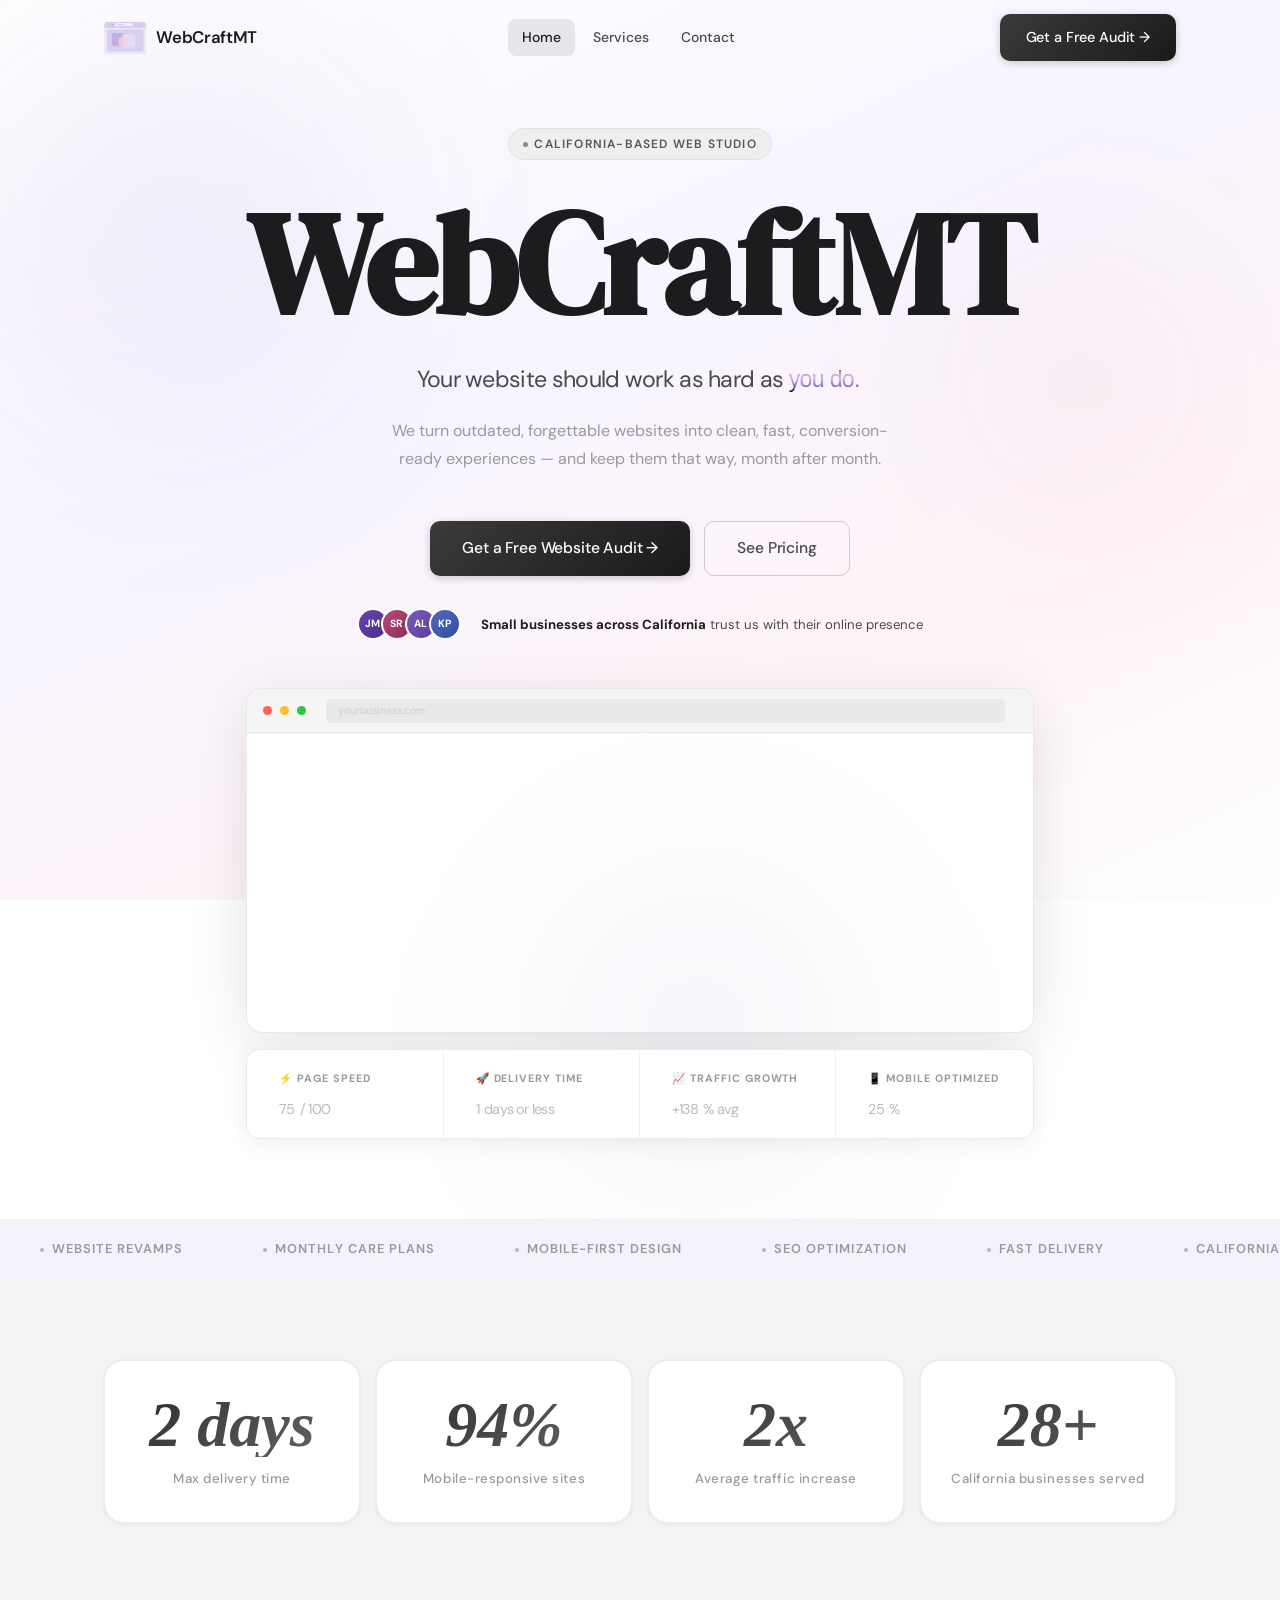
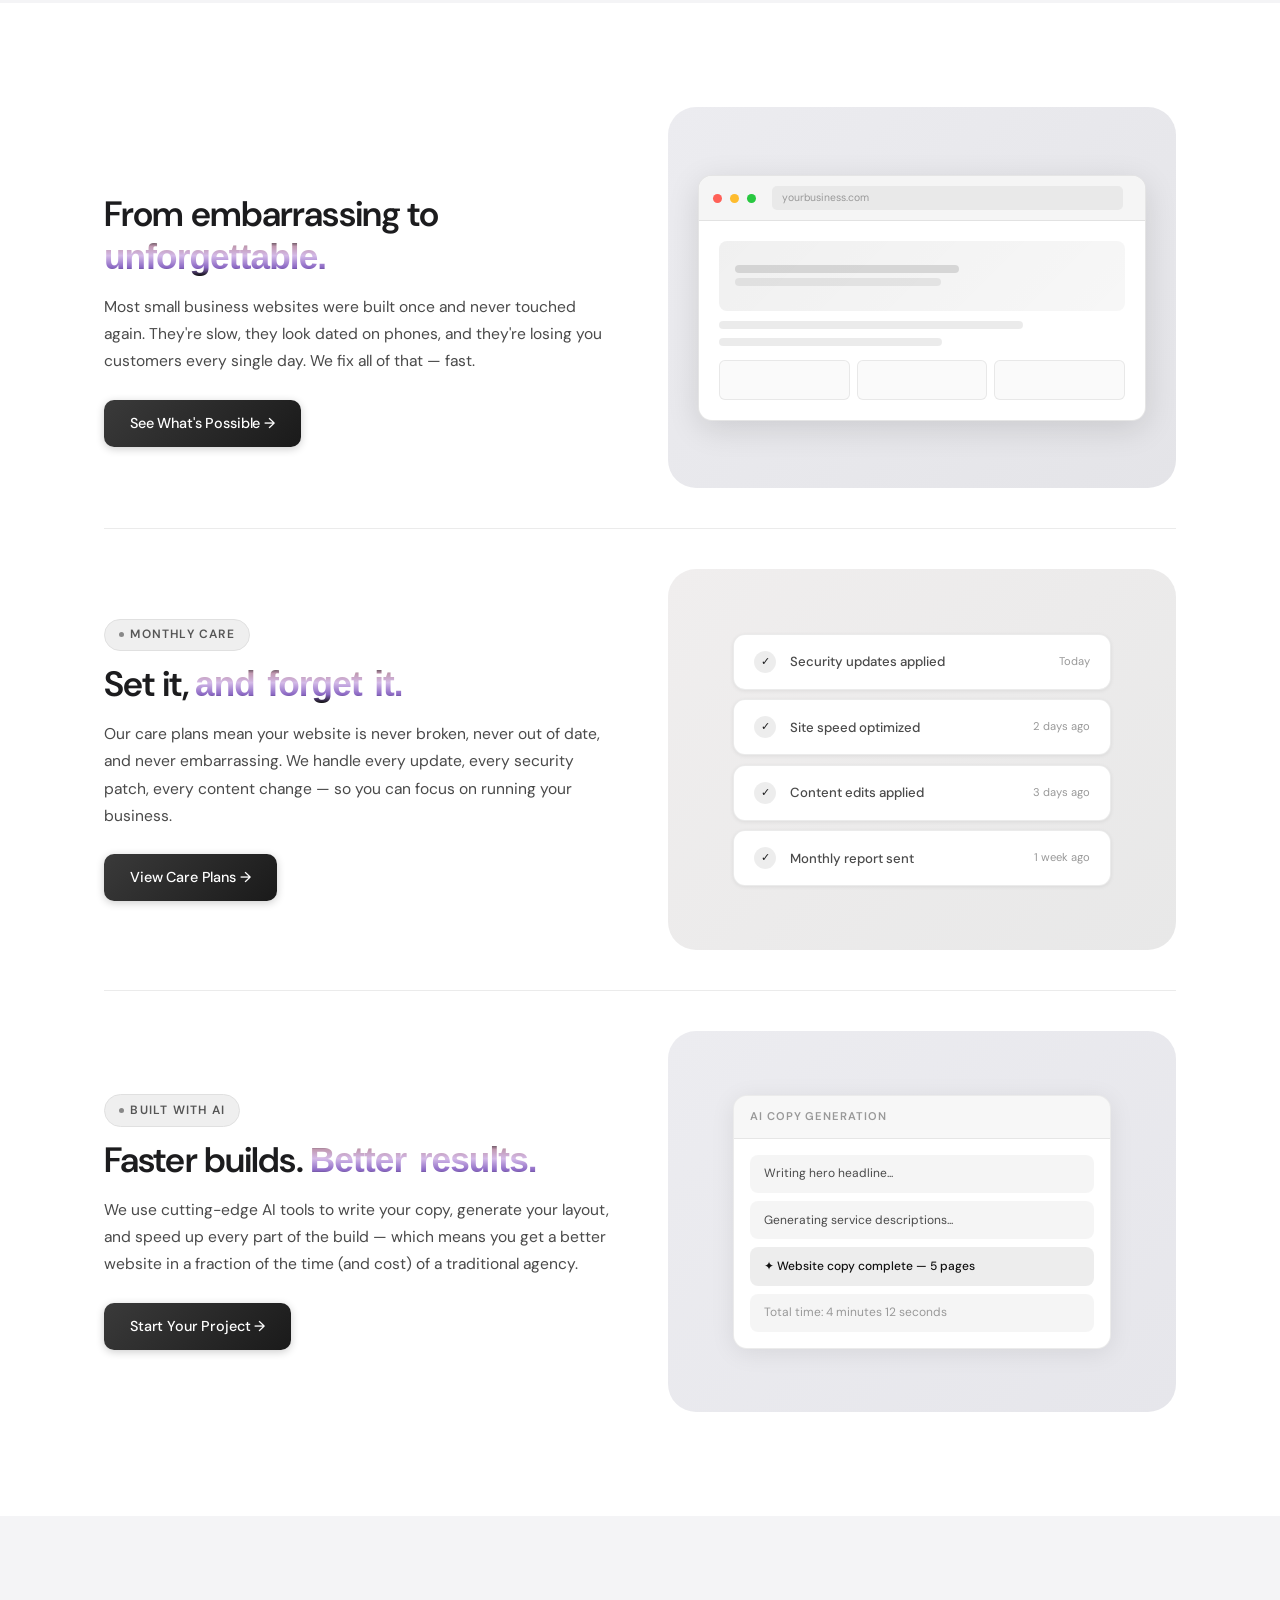
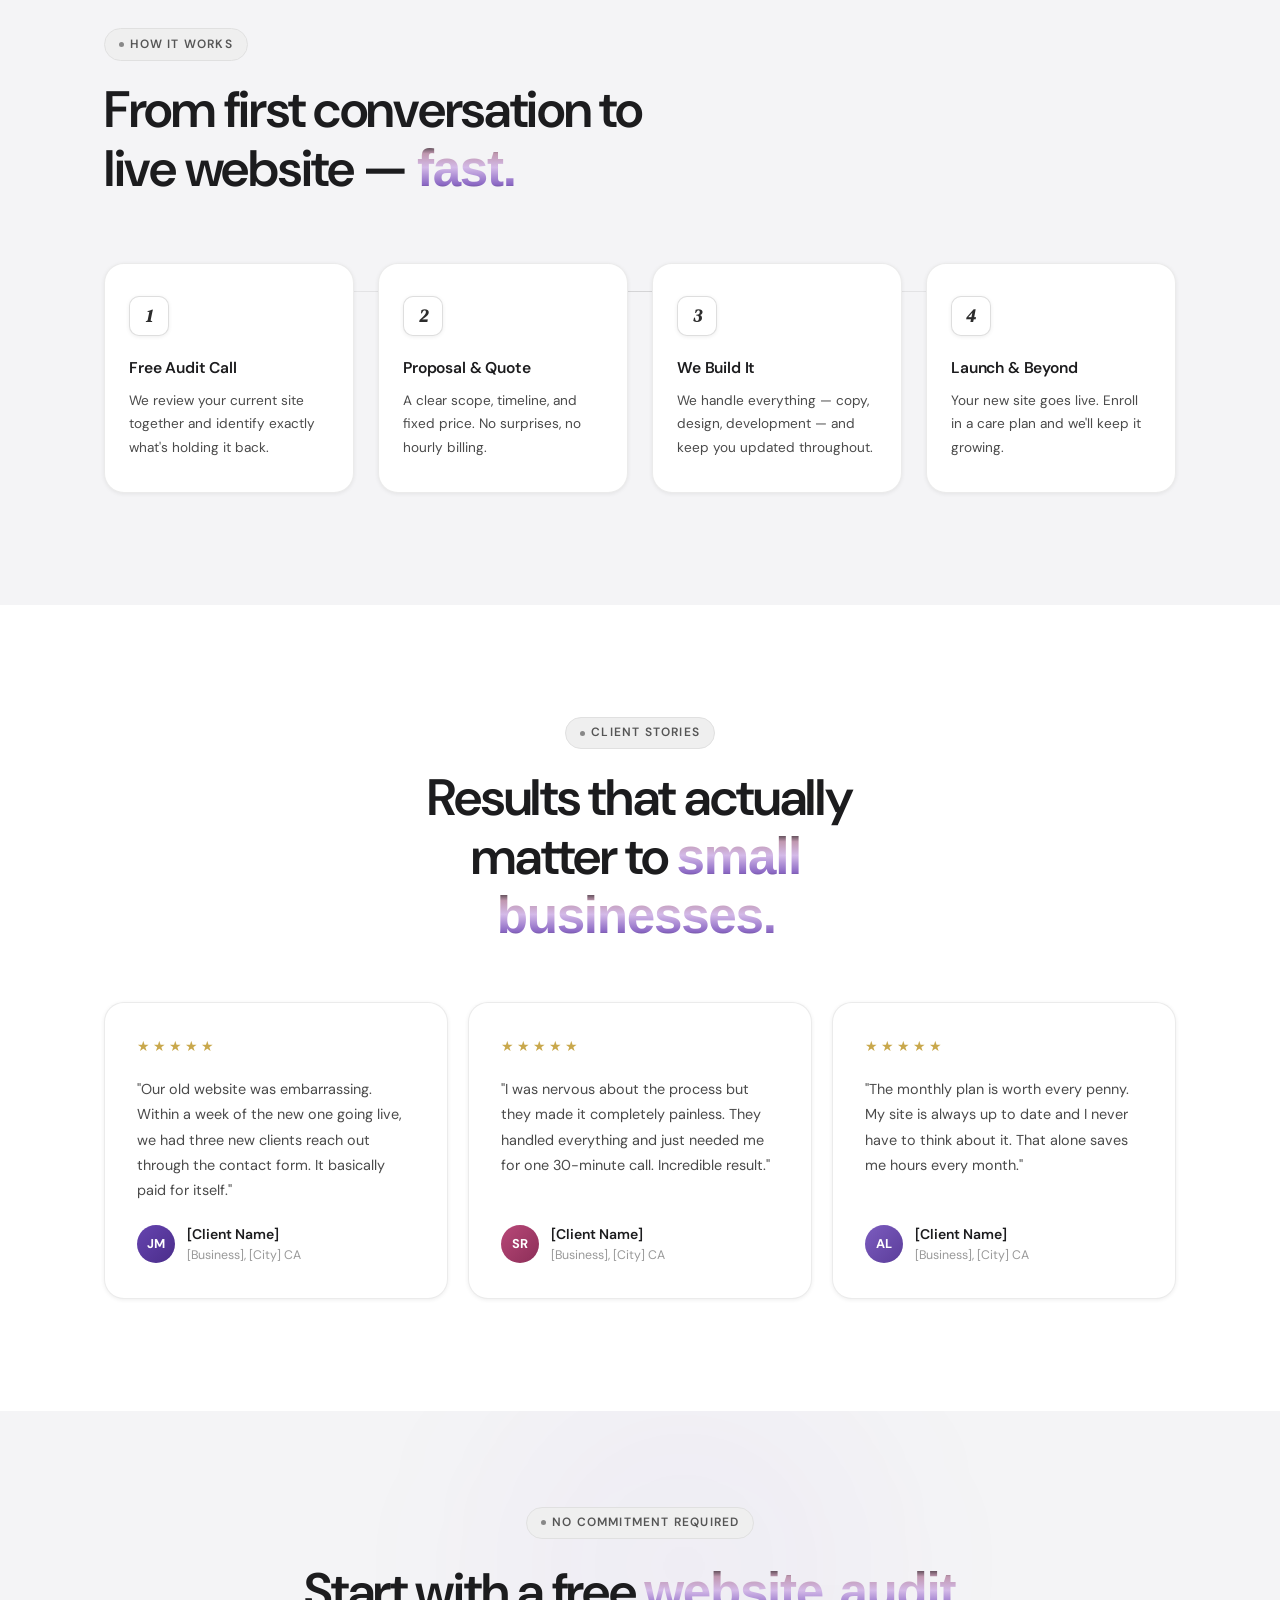
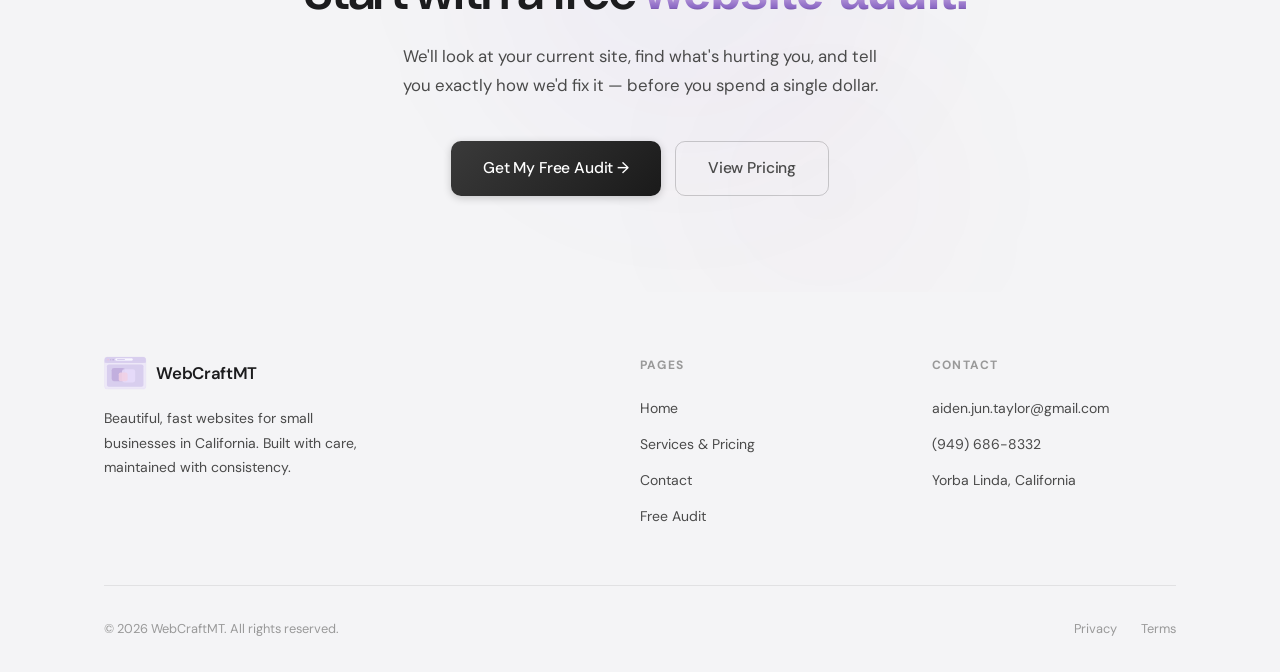
<file: index.html>
<!DOCTYPE html>
<html lang="en">
<head>
  <meta charset="UTF-8">
  <meta name="viewport" content="width=device-width, initial-scale=1.0">
  <title>WebCraftMT — Beautiful Websites for California Businesses</title>
  <meta name="description" content="We revamp outdated websites for small California businesses. Modern design, fast delivery, ongoing care.">
  <link rel="stylesheet" href="style.css">
  <style>
    /* ── Page-specific tweaks ── */

    /* Marquee strip */
    .marquee-outer{overflow:hidden;padding:1.25rem 0;background:#f4f2fb}
    .marquee-track{display:flex;gap:0;width:max-content;animation:marqueeScroll 28s linear infinite}
    @keyframes marqueeScroll{from{transform:translateX(0)}to{transform:translateX(-50%)}}
    .marquee-item{display:flex;align-items:center;gap:0.5rem;padding:0 2.5rem;font-size:0.8rem;font-weight:600;letter-spacing:0.08em;text-transform:uppercase;color:var(--text-3);white-space:nowrap}
    .marquee-dot{width:4px;height:4px;border-radius:50%;background:#888;opacity:0.6}

    /* Feature section — compact alternating layout */
    #features{padding:4rem 0}
    .feature-row{display:grid;grid-template-columns:1fr 1fr;gap:3.5rem;align-items:center;padding:2.5rem 0}
    .feature-row.reverse .feature-visual{order:2}
    .feature-row.reverse .feature-text{order:1}
    .feature-text .tag{margin-bottom:0.75rem}
    .feature-text h2{font-size:clamp(1.5rem,2.8vw,2.2rem);margin-bottom:1rem;line-height:1.2}
    .feature-text p{font-size:0.975rem;margin-bottom:1.5rem}
    .feature-visual{border-radius:var(--radius-xl);overflow:hidden;aspect-ratio:4/3;position:relative}
    .feature-visual-inner{width:100%;height:100%;display:flex;align-items:center;justify-content:center;position:relative;overflow:hidden}
    .mock-browser{width:88%;background:#fff;border-radius:14px;border:1px solid rgba(0,0,0,0.1);box-shadow:0 8px 32px rgba(0,0,0,0.12);overflow:hidden}
    .mock-bar{background:#f5f5f5;padding:0.6rem 0.875rem;display:flex;align-items:center;gap:0.5rem;border-bottom:1px solid rgba(0,0,0,0.08)}
    .mock-dot{width:9px;height:9px;border-radius:50%}
    .mock-url{flex:1;background:rgba(0,0,0,0.05);border-radius:5px;padding:0.25rem 0.6rem;font-size:0.65rem;color:var(--text-3);margin:0 0.5rem}
    .mock-body{padding:1.25rem;display:flex;flex-direction:column;gap:0.6rem}
    .mock-hero-block{background:linear-gradient(135deg,rgba(0,0,0,0.06),rgba(0,0,0,0.03));border-radius:8px;height:70px;display:flex;align-items:center;padding:0 1rem}
    .mock-line{height:8px;border-radius:4px;background:rgba(0,0,0,0.08)}
    .mock-line.short{width:55%}
    .mock-line.med{width:75%}
    .mock-cards{display:grid;grid-template-columns:1fr 1fr 1fr;gap:0.4rem;margin-top:0.25rem}
    .mock-card{background:#fafafa;border-radius:6px;height:40px;border:1px solid rgba(0,0,0,0.07)}

    /* Stats row */
    .stats-band{padding:5rem 0;background:var(--bg-surface)}
    .stats-grid{display:grid;grid-template-columns:repeat(4,1fr);gap:1rem;text-align:center}
    .stat-card{padding:2rem 1rem;border-radius:var(--radius-lg);position:relative}
    .stat-value{font-family:'Instrument Serif',serif;font-style:italic;font-size:clamp(2.5rem,5vw,4rem);font-weight:600;line-height:1;display:block;margin-bottom:0.5rem}
    .stat-label{font-size:0.825rem;color:var(--text-3);font-weight:500;letter-spacing:0.04em}

    /* Scroll progress bar */
    .progress-bar{position:fixed;top:0;left:0;height:2px;background:linear-gradient(90deg,#2c2c2c,#888);width:0%;z-index:300;transition:width 0.1s linear}

    .feature-row+.feature-row{border-top:1px solid var(--border)}
    @media(max-width:900px){
      .feature-row{grid-template-columns:1fr;gap:2rem;padding:2rem 0}
      .feature-row.reverse .feature-visual,.feature-row.reverse .feature-text{order:unset}
      .stats-grid{grid-template-columns:repeat(2,1fr)}
    }
    @media(max-width:560px){
      .stats-grid{grid-template-columns:1fr 1fr}
    }

    /* ── Hero visual (website builder) ── */
    .hero-inner{display:flex;flex-direction:column;align-items:center;gap:0}
    .hero-inner>.hero-eyebrow{margin-bottom:1.25rem}
    .hero-inner>.hero-business-name{width:100%;text-align:center;margin-bottom:2rem}
    .hero-inner>.hero-content{text-align:center;max-width:740px;width:100%;margin-bottom:3rem}
    .hero-inner .hero-ctas{justify-content:center}
    .hero-inner .hero-social-proof{justify-content:center}
    .hero-inner .hero-tagline{margin-left:auto;margin-right:auto}
    .hero-inner .hero-sub{margin-left:auto;margin-right:auto}
    .hero-visual{display:flex;flex-direction:column;gap:1rem;width:100%}
    /* Browser — cinematic wide aspect ratio */
    .wb-browser{background:#fff;border:1px solid rgba(0,0,0,0.09);border-radius:16px;box-shadow:0 12px 60px rgba(0,0,0,0.11);overflow:hidden;display:flex;flex-direction:column;width:100%;aspect-ratio:16/7}
    .wb-topbar{background:#f5f5f5;padding:0.6rem 1rem;display:flex;align-items:center;gap:0.5rem;border-bottom:1px solid rgba(0,0,0,0.07);flex-shrink:0}
    .wb-dot{width:9px;height:9px;border-radius:50%;flex-shrink:0}
    .wb-url{flex:1;background:rgba(0,0,0,0.05);border-radius:5px;padding:0.22rem 0.75rem;font-size:0.65rem;color:#ccc;margin:0 0.75rem}
    .wb-body{padding:1rem;display:flex;flex-direction:column;gap:0.625rem;flex:1;overflow:hidden}
    /* Build-up elements */
    .wb-nav{height:28px;background:#f8f7ff;border-radius:8px;display:flex;align-items:center;gap:0.6rem;padding:0 0.75rem;opacity:0;animation:wbE1 6s ease-in-out infinite;flex-shrink:0}
    .wb-hero-block{background:linear-gradient(135deg,#EDE8F8,#C8B8E0);border-radius:10px;flex:0 0 38%;display:flex;flex-direction:column;justify-content:center;padding:1rem 1.25rem;opacity:0;animation:wbE2 6s ease-in-out infinite}
    .wb-row{display:grid;grid-template-columns:1fr 1fr;gap:0.625rem;flex:0 0 22%;opacity:0;animation:wbE3 6s ease-in-out infinite}
    .wb-cardrow{display:grid;grid-template-columns:1fr 1fr 1fr;gap:0.625rem;flex:1;min-height:0;opacity:0;animation:wbE4 6s ease-in-out infinite}
    @keyframes wbE1{0%,2%{opacity:0;transform:translateY(6px)}10%,80%{opacity:1;transform:none}90%,100%{opacity:0;transform:translateY(-4px)}}
    @keyframes wbE2{0%,12%{opacity:0;transform:translateY(6px)}22%,80%{opacity:1;transform:none}90%,100%{opacity:0;transform:translateY(-4px)}}
    @keyframes wbE3{0%,24%{opacity:0;transform:translateY(6px)}34%,80%{opacity:1;transform:none}90%,100%{opacity:0;transform:translateY(-4px)}}
    @keyframes wbE4{0%,36%{opacity:0;transform:translateY(6px)}46%,80%{opacity:1;transform:none}90%,100%{opacity:0;transform:translateY(-4px)}}
    /* Static stats bar — all 4 stats side by side */
    @keyframes wbShimmer{0%{left:-70%}100%{left:120%}}
    .wb-stats-bar{background:#fff;border:1px solid rgba(0,0,0,0.08);border-radius:14px;box-shadow:0 4px 24px rgba(0,0,0,0.07);display:grid;grid-template-columns:repeat(4,1fr);position:relative;overflow:hidden}
    .wb-stats-bar::after{content:'';position:absolute;top:0;left:-70%;width:50%;height:100%;background:linear-gradient(90deg,transparent,rgba(255,255,255,0.75),transparent);animation:wbShimmer 3s ease-in-out infinite;animation-delay:2s;pointer-events:none;z-index:2}
    .wb-stat-item{padding:1.25rem 2rem;border-right:1px solid rgba(0,0,0,0.06);opacity:0;transform:translateY(12px);transition:opacity 0.6s cubic-bezier(0.16,1,0.3,1),transform 0.6s cubic-bezier(0.16,1,0.3,1)}
    .wb-stat-item:last-child{border-right:none}
    .wb-stat-item.wb-stat-visible{opacity:1;transform:translateY(0)}
    .wb-stat-item:nth-child(2).wb-stat-visible{transition-delay:0.15s}
    .wb-stat-item:nth-child(3).wb-stat-visible{transition-delay:0.3s}
    .wb-stat-item:nth-child(4).wb-stat-visible{transition-delay:0.45s}
    .wb-stat-lbl{font-size:0.67rem;font-weight:700;letter-spacing:0.09em;text-transform:uppercase;color:#999;margin-bottom:0.35rem}
    .wb-stat-val{font-size:1.6rem;font-weight:700;letter-spacing:-0.03em;color:#1c1c1e;line-height:1}
    .wb-stat-val span{font-size:0.9rem;font-weight:400;color:#bbb}
    @media(max-width:768px){
      .hero-inner>.hero-content{margin-bottom:1.5rem}
      #features{padding:2.5rem 0}
      .stats-band{padding:3.5rem 0}
      .hero-visual{margin-top:0.5rem}
    }
    /* Care plan timestamps — hide on mobile to prevent overflow */
    .care-time{font-size:0.7rem;color:var(--text-3);margin-left:auto;flex-shrink:0}
    @media(max-width:768px){.care-time{display:none}}
    /* Stats bar → 2×2 grid on mobile, browser taller */
    @media(max-width:600px){
      .wb-browser{aspect-ratio:4/3}
      .wb-stats-bar{grid-template-columns:1fr 1fr}
      .wb-stat-item{padding:0.75rem 0.875rem}
      .wb-stat-lbl{font-size:0.6rem;letter-spacing:0.06em}
      .wb-stat-val{font-size:1.15rem}
      .wb-stat-val span{font-size:0.75rem}
    }
    @media(max-width:480px){
      .hero-inner>.hero-eyebrow{margin-bottom:0.75rem}
      .hero-inner>.hero-business-name{margin-bottom:1rem}
      #features{padding:2rem 0}
      .feature-row{gap:1.5rem;padding:1.75rem 0}
      .stat-card{padding:1.25rem 0.75rem}
      .stat-value{font-size:clamp(1.8rem,8vw,3rem)}
    }
  </style>
</head>
<body>

<!-- ── SCROLL PROGRESS ────────────────────────────── -->
<div class="progress-bar" id="progressBar"></div>

<!-- ── PAGE SIDEBAR ──────────────────────────────── -->
<nav class="page-sidebar" id="pageSidebar">
  <a class="sidebar-link active" href="#hero">Home</a>
  <a class="sidebar-link" href="#features">Features</a>
  <a class="sidebar-link" href="#process">How It Works</a>
  <a class="sidebar-link" href="#testimonials">Reviews</a>
</nav>

<!-- ── NAV ────────────────────────────────────────── -->
<nav class="nav" id="nav">
  <div class="wrap">
    <div class="nav-inner">
      <a href="index.html" class="nav-logo">
        <img src="WebCraftLogo.svg" alt="" style="height:34px;width:auto;display:block">
        WebCraftMT
      </a>
      <div class="nav-links">
        <a href="index.html" class="active">Home</a>
        <a href="services.html">Services</a>
        <a href="contact.html">Contact</a>
      </div>
      <div class="nav-right">
        <a href="contact.html" class="btn btn-primary">Get a Free Audit →</a>
      </div>
      <button class="hamburger" id="hamburger" aria-label="Menu">
        <span></span><span></span><span></span>
      </button>
    </div>
  </div>
</nav>
<div class="mobile-nav" id="mobileNav">
  <a href="index.html" class="active">Home</a>
  <a href="services.html">Services</a>
  <a href="contact.html">Contact</a>
  <a href="contact.html" class="btn btn-primary">Get a Free Audit →</a>
</div>

<!-- ── HERO ────────────────────────────────────────── -->
<section class="hero" id="hero">
  <div class="orb orb-purple" style="top:-5%;left:-10%" id="orb1"></div>
  <div class="orb orb-pink"   style="top:15%;right:0"   id="orb2"></div>
  <div class="orb orb-blue"   style="bottom:-5%;left:35%" id="orb3"></div>

  <div class="wrap"><div class="hero-inner">
    <div class="hero-eyebrow anim-blur" style="--d:0">
      <span class="tag"><span class="tag-dot"></span>California-Based Web Studio</span>
    </div>

    <div class="hero-business-name anim-blur" style="--d:80">WebCraftMT</div>

    <div class="hero-content">

      <h1 class="hero-tagline anim-blur" style="--d:220">
        Your website should work as hard as <em>you&nbsp;do.</em>
      </h1>

      <p class="hero-sub anim-blur" style="--d:360">
        We turn outdated, forgettable websites into clean, fast, conversion-ready experiences — and keep them that way, month after month.
      </p>

      <div class="hero-ctas anim-blur" style="--d:480">
        <a href="contact.html" class="btn btn-primary btn-lg">Get a Free Website Audit →</a>
        <a href="services.html" class="btn btn-ghost btn-lg">See Pricing</a>
      </div>

      <div class="hero-social-proof anim-blur" style="--d:600">
        <div class="proof-avatars">
          <div class="proof-avatar" style="background:linear-gradient(135deg,#6644B0,#4A2D8A)">JM</div>
          <div class="proof-avatar" style="background:linear-gradient(135deg,#B84878,#8C2E58)">SR</div>
          <div class="proof-avatar" style="background:linear-gradient(135deg,#7C5CBF,#5B3D9A)">AL</div>
          <div class="proof-avatar" style="background:linear-gradient(135deg,#5068BC,#364EA0)">KP</div>
        </div>
        <p class="proof-text"><strong>Small businesses across California</strong> trust us with their online presence</p>
      </div>

    </div><!-- /hero-content -->

    <!-- ── WEBSITE BUILDER VISUAL ────────────────────── -->
    <div class="hero-visual">

      <!-- Animated mock browser — website being built section by section -->
      <div class="wb-browser">
        <div class="wb-topbar">
          <div class="wb-dot" style="background:#ff6057"></div>
          <div class="wb-dot" style="background:#febc2e"></div>
          <div class="wb-dot" style="background:#28c840"></div>
          <div class="wb-url">yourbusiness.com</div>
        </div>
        <div class="wb-body">
          <!-- 1. Nav bar fades in first -->
          <div class="wb-nav">
            <div style="width:16px;height:16px;border-radius:4px;background:linear-gradient(135deg,#C4A0D8,#8B68C4);flex-shrink:0"></div>
            <div style="display:flex;gap:0.4rem;flex:1">
              <div style="height:5px;width:30px;background:#e4e0f0;border-radius:3px"></div>
              <div style="height:5px;width:22px;background:#e4e0f0;border-radius:3px"></div>
              <div style="height:5px;width:28px;background:#e4e0f0;border-radius:3px"></div>
            </div>
            <div style="height:16px;width:48px;background:linear-gradient(135deg,#3a3a3a,#1a1a1a);border-radius:4px;flex-shrink:0"></div>
          </div>
          <!-- 2. Hero section materializes -->
          <div class="wb-hero-block">
            <div style="height:7px;width:42%;background:rgba(255,255,255,0.65);border-radius:3px;margin-bottom:7px"></div>
            <div style="height:11px;width:68%;background:rgba(255,255,255,0.9);border-radius:5px;margin-bottom:9px"></div>
            <div style="height:5px;width:52%;background:rgba(255,255,255,0.45);border-radius:3px"></div>
          </div>
          <!-- 3. Two-column feature row appears -->
          <div class="wb-row">
            <div style="background:#f4f2f9;border-radius:6px;padding:0.5rem 0.6rem">
              <div style="height:5px;width:72%;background:#ddd8f0;border-radius:3px;margin-bottom:5px"></div>
              <div style="height:5px;width:48%;background:#e8e4f4;border-radius:3px"></div>
            </div>
            <div style="background:linear-gradient(135deg,#ede8f8,#e0d8f0);border-radius:6px"></div>
          </div>
          <!-- 4. Card grid builds last -->
          <div class="wb-cardrow">
            <div style="background:#fff;border:1px solid #ede8f8;border-radius:7px;overflow:hidden">
              <div style="height:13px;background:linear-gradient(90deg,#D8CEEE,#C8B8E0)"></div>
            </div>
            <div style="background:#fff;border:1px solid #ede8f8;border-radius:7px;overflow:hidden">
              <div style="height:13px;background:linear-gradient(90deg,#EDE8F8,#D8CEEE)"></div>
            </div>
            <div style="background:#fff;border:1px solid #ede8f8;border-radius:7px;overflow:hidden">
              <div style="height:13px;background:linear-gradient(90deg,#F0E8FC,#EDE8F8)"></div>
            </div>
          </div>
        </div>
      </div>

      <!-- Animated stats bar -->
      <div class="wb-stats-bar" id="wbStatsBar">
        <div class="wb-stat-item">
          <div class="wb-stat-lbl">⚡ Page Speed</div>
          <div class="wb-stat-val"><span class="wb-count" data-target="98">0</span> <span>/ 100</span></div>
        </div>
        <div class="wb-stat-item">
          <div class="wb-stat-lbl">🚀 Delivery Time</div>
          <div class="wb-stat-val"><span class="wb-count" data-target="3">0</span> <span>days or less</span></div>
        </div>
        <div class="wb-stat-item">
          <div class="wb-stat-lbl">📈 Traffic Growth</div>
          <div class="wb-stat-val"><span class="wb-count" data-target="287" data-prefix="+">+0</span> <span>% avg</span></div>
        </div>
        <div class="wb-stat-item">
          <div class="wb-stat-lbl">📱 Mobile Optimized</div>
          <div class="wb-stat-val"><span class="wb-count" data-target="100">0</span> <span>%</span></div>
        </div>
      </div>

    </div><!-- /hero-visual -->

  </div></div><!-- /hero-inner /wrap -->
</section>

<!-- ── MARQUEE ─────────────────────────────────────── -->
<div class="marquee-outer">
  <div class="marquee-track">
    <!-- duplicated for seamless loop -->
    <span class="marquee-item"><span class="marquee-dot"></span>Website Revamps</span>
    <span class="marquee-item"><span class="marquee-dot"></span>Monthly Care Plans</span>
    <span class="marquee-item"><span class="marquee-dot"></span>Mobile-First Design</span>
    <span class="marquee-item"><span class="marquee-dot"></span>SEO Optimization</span>
    <span class="marquee-item"><span class="marquee-dot"></span>Fast Delivery</span>
    <span class="marquee-item"><span class="marquee-dot"></span>California-Based</span>
    <span class="marquee-item"><span class="marquee-dot"></span>USA Swimming Websites</span>
    <span class="marquee-item"><span class="marquee-dot"></span>Small Business Specialists</span>
    <span class="marquee-item"><span class="marquee-dot"></span>Website Revamps</span>
    <span class="marquee-item"><span class="marquee-dot"></span>Monthly Care Plans</span>
    <span class="marquee-item"><span class="marquee-dot"></span>Mobile-First Design</span>
    <span class="marquee-item"><span class="marquee-dot"></span>SEO Optimization</span>
    <span class="marquee-item"><span class="marquee-dot"></span>Fast Delivery</span>
    <span class="marquee-item"><span class="marquee-dot"></span>California-Based</span>
    <span class="marquee-item"><span class="marquee-dot"></span>USA Swimming Websites</span>
    <span class="marquee-item"><span class="marquee-dot"></span>Small Business Specialists</span>
  </div>
</div>

<!-- ── STATS ───────────────────────────────────────── -->
<section class="stats-band">
  <div class="wrap">
    <div class="stats-grid">
      <div class="glass stat-card anim-scale" style="--d:0">
        <span class="stat-value grad-text">
          <span class="stat-num" data-target="3" data-suffix=" days">0 days</span>
        </span>
        <span class="stat-label">Max delivery time</span>
      </div>
      <div class="glass stat-card anim-scale" style="--d:100">
        <span class="stat-value grad-text">
          <span class="stat-num" data-target="100" data-suffix="%">0%</span>
        </span>
        <span class="stat-label">Mobile-responsive sites</span>
      </div>
      <div class="glass stat-card anim-scale" style="--d:200">
        <span class="stat-value grad-text">
          <span class="stat-num" data-target="3" data-suffix="x">0x</span>
        </span>
        <span class="stat-label">Average traffic increase</span>
      </div>
      <div class="glass stat-card anim-scale" style="--d:300">
        <span class="stat-value grad-text">
          <span class="stat-num" data-target="30" data-suffix="+">0+</span>
        </span>
        <span class="stat-label">California businesses served</span>
      </div>
    </div>
  </div>
</section>

<!-- ── FEATURES (Apple-style alternating) ─────────── -->
<section class="section" id="features">
  <div class="wrap">

    <!-- Row 1 -->
    <div class="feature-row">
      <div class="feature-text">
        <span class="tag anim-blur" style="--d:0"><span class="tag-dot"></span>Before & After</span>
        <h2 class="word-split anim-blur" style="--d:80">From embarrassing to <em>unforgettable.</em></h2>
        <p class="anim-blur" style="--d:180">Most small business websites were built once and never touched again. They're slow, they look dated on phones, and they're losing you customers every single day. We fix all of that — fast.</p>
        <div class="anim-blur" style="--d:260">
          <a href="contact.html" class="btn btn-primary">See What's Possible →</a>
        </div>
      </div>
      <div class="feature-visual anim-scale" style="--d:100;background:linear-gradient(135deg,#ececf0,#e4e4e8)">
        <div class="feature-visual-inner">
          <div class="mock-browser">
            <div class="mock-bar">
              <div class="mock-dot" style="background:#ff6057"></div>
              <div class="mock-dot" style="background:#febc2e"></div>
              <div class="mock-dot" style="background:#28c840"></div>
              <div class="mock-url">yourbusiness.com</div>
            </div>
            <div class="mock-body">
              <div class="mock-hero-block">
                <div style="display:flex;flex-direction:column;gap:5px;width:100%">
                  <div class="mock-line" style="width:60%;background:rgba(0,0,0,0.12)"></div>
                  <div class="mock-line short" style="background:rgba(0,0,0,0.07)"></div>
                </div>
              </div>
              <div class="mock-line med"></div>
              <div class="mock-line short"></div>
              <div class="mock-cards">
                <div class="mock-card"></div>
                <div class="mock-card"></div>
                <div class="mock-card"></div>
              </div>
            </div>
          </div>
        </div>
      </div>
    </div>

    <!-- Row 2 -->
    <div class="feature-row reverse">
      <div class="feature-text">
        <span class="tag anim-blur" style="--d:0"><span class="tag-dot"></span>Monthly Care</span>
        <h2 class="word-split anim-blur" style="--d:80">Set it, <em>and forget it.</em></h2>
        <p class="anim-blur" style="--d:180">Our care plans mean your website is never broken, never out of date, and never embarrassing. We handle every update, every security patch, every content change — so you can focus on running your business.</p>
        <div class="anim-blur" style="--d:260">
          <a href="services.html#maintenance" class="btn btn-primary">View Care Plans →</a>
        </div>
      </div>
      <div class="feature-visual anim-scale" style="--d:100;background:linear-gradient(135deg,#f0eeee,#e8e8e8)">
        <div class="feature-visual-inner" style="flex-direction:column;gap:0.75rem;padding:2rem">
          <!-- checklist visual -->
          <div style="width:85%">
            <div class="glass" style="padding:1rem 1.25rem;border-radius:12px;display:flex;align-items:center;gap:0.875rem;margin-bottom:0.6rem">
              <div style="width:22px;height:22px;border-radius:50%;background:rgba(0,0,0,0.07);display:flex;align-items:center;justify-content:center;flex-shrink:0;font-size:0.7rem">✓</div>
              <span style="font-size:0.825rem;color:var(--text-2);font-weight:500">Security updates applied</span>
              <span class="care-time">Today</span>
            </div>
            <div class="glass" style="padding:1rem 1.25rem;border-radius:12px;display:flex;align-items:center;gap:0.875rem;margin-bottom:0.6rem">
              <div style="width:22px;height:22px;border-radius:50%;background:rgba(0,0,0,0.07);display:flex;align-items:center;justify-content:center;flex-shrink:0;font-size:0.7rem">✓</div>
              <span style="font-size:0.825rem;color:var(--text-2);font-weight:500">Site speed optimized</span>
              <span class="care-time">2 days ago</span>
            </div>
            <div class="glass" style="padding:1rem 1.25rem;border-radius:12px;display:flex;align-items:center;gap:0.875rem;margin-bottom:0.6rem">
              <div style="width:22px;height:22px;border-radius:50%;background:rgba(0,0,0,0.07);display:flex;align-items:center;justify-content:center;flex-shrink:0;font-size:0.7rem">✓</div>
              <span style="font-size:0.825rem;color:var(--text-2);font-weight:500">Content edits applied</span>
              <span class="care-time">3 days ago</span>
            </div>
            <div class="glass" style="padding:1rem 1.25rem;border-radius:12px;display:flex;align-items:center;gap:0.875rem">
              <div style="width:22px;height:22px;border-radius:50%;background:rgba(0,0,0,0.07);display:flex;align-items:center;justify-content:center;flex-shrink:0;font-size:0.7rem">✓</div>
              <span style="font-size:0.825rem;color:var(--text-2);font-weight:500">Monthly report sent</span>
              <span class="care-time">1 week ago</span>
            </div>
          </div>
        </div>
      </div>
    </div>

    <!-- Row 3 -->
    <div class="feature-row">
      <div class="feature-text">
        <span class="tag anim-blur" style="--d:0"><span class="tag-dot"></span>Built With AI</span>
        <h2 class="word-split anim-blur" style="--d:80">Faster builds. <em>Better results.</em></h2>
        <p class="anim-blur" style="--d:180">We use cutting-edge AI tools to write your copy, generate your layout, and speed up every part of the build — which means you get a better website in a fraction of the time (and cost) of a traditional agency.</p>
        <div class="anim-blur" style="--d:260">
          <a href="contact.html" class="btn btn-primary">Start Your Project →</a>
        </div>
      </div>
      <div class="feature-visual anim-scale" style="--d:100;background:linear-gradient(135deg,#ececf0,#e6e6eb)">
        <div class="feature-visual-inner" style="flex-direction:column;gap:0;padding:2rem">
          <div style="width:85%;background:#fff;border-radius:14px;border:1px solid rgba(0,0,0,0.08);overflow:hidden;box-shadow:0 4px 24px rgba(0,0,0,0.08)">
            <div style="background:rgba(0,0,0,0.03);padding:0.75rem 1rem;border-bottom:1px solid rgba(0,0,0,0.07);font-size:0.7rem;color:var(--text-3);font-weight:600;letter-spacing:0.08em">AI COPY GENERATION</div>
            <div style="padding:1rem;display:flex;flex-direction:column;gap:0.5rem">
              <div style="background:rgba(0,0,0,0.04);border-radius:8px;padding:0.6rem 0.875rem;font-size:0.75rem;color:var(--text-2)">Writing hero headline...</div>
              <div style="background:rgba(0,0,0,0.04);border-radius:8px;padding:0.6rem 0.875rem;font-size:0.75rem;color:var(--text-2)">Generating service descriptions...</div>
              <div style="background:rgba(0,0,0,0.07);border-radius:8px;padding:0.6rem 0.875rem;font-size:0.75rem;color:#111;font-weight:500">✦ Website copy complete — 5 pages</div>
              <div style="background:rgba(0,0,0,0.04);border-radius:8px;padding:0.6rem 0.875rem;font-size:0.75rem;color:var(--text-3)">Total time: 4 minutes 12 seconds</div>
            </div>
          </div>
        </div>
      </div>
    </div>

  </div>
</section>

<!-- ── PROCESS ─────────────────────────────────────── -->
<section class="section process" id="process">
  <div class="wrap" style="position:relative;z-index:1">
    <div style="max-width:560px">
      <span class="tag anim-blur" style="--d:0"><span class="tag-dot"></span>How It Works</span>
      <h2 class="word-split anim-blur" style="--d:80">From first conversation to live website — <em>fast.</em></h2>
    </div>
    <div class="process-steps">
      <div class="glass step anim-blur hover-lift" style="--d:0">
        <div class="step-num">1</div>
        <h4>Free Audit Call</h4>
        <p>We review your current site together and identify exactly what's holding it back.</p>
      </div>
      <div class="glass step anim-blur hover-lift" style="--d:100">
        <div class="step-num">2</div>
        <h4>Proposal & Quote</h4>
        <p>A clear scope, timeline, and fixed price. No surprises, no hourly billing.</p>
      </div>
      <div class="glass step anim-blur hover-lift" style="--d:200">
        <div class="step-num">3</div>
        <h4>We Build It</h4>
        <p>We handle everything — copy, design, development — and keep you updated throughout.</p>
      </div>
      <div class="glass step anim-blur hover-lift" style="--d:300">
        <div class="step-num">4</div>
        <h4>Launch & Beyond</h4>
        <p>Your new site goes live. Enroll in a care plan and we'll keep it growing.</p>
      </div>
    </div>
  </div>
</section>

<!-- ── TESTIMONIALS ────────────────────────────────── -->
<section class="section testimonial-section" id="testimonials">
  <div class="wrap" style="position:relative;z-index:1">
    <div style="text-align:center;max-width:540px;margin:0 auto">
      <span class="tag anim-blur" style="--d:0"><span class="tag-dot"></span>Client Stories</span>
      <h2 class="word-split anim-blur" style="--d:80">Results that actually matter to <em>small businesses.</em></h2>
    </div>
    <div class="testimonials-grid">
      <div class="glass t-card anim-blur hover-lift" style="--d:0">
        <div class="t-stars"><span>★</span><span>★</span><span>★</span><span>★</span><span>★</span></div>
        <p class="t-quote">"Our old website was embarrassing. Within a week of the new one going live, we had three new clients reach out through the contact form. It basically paid for itself."</p>
        <div class="t-author">
          <div class="t-avatar" style="background:linear-gradient(135deg,#6644B0,#4A2D8A)">JM</div>
          <div><div class="t-name">[Client Name]</div><div class="t-role">[Business], [City] CA</div></div>
        </div>
      </div>
      <div class="glass t-card anim-blur hover-lift" style="--d:120">
        <div class="t-stars"><span>★</span><span>★</span><span>★</span><span>★</span><span>★</span></div>
        <p class="t-quote">"I was nervous about the process but they made it completely painless. They handled everything and just needed me for one 30-minute call. Incredible result."</p>
        <div class="t-author">
          <div class="t-avatar" style="background:linear-gradient(135deg,#B84878,#8C2E58)">SR</div>
          <div><div class="t-name">[Client Name]</div><div class="t-role">[Business], [City] CA</div></div>
        </div>
      </div>
      <div class="glass t-card anim-blur hover-lift" style="--d:240">
        <div class="t-stars"><span>★</span><span>★</span><span>★</span><span>★</span><span>★</span></div>
        <p class="t-quote">"The monthly plan is worth every penny. My site is always up to date and I never have to think about it. That alone saves me hours every month."</p>
        <div class="t-author">
          <div class="t-avatar" style="background:linear-gradient(135deg,#7C5CBF,#5B3D9A)">AL</div>
          <div><div class="t-name">[Client Name]</div><div class="t-role">[Business], [City] CA</div></div>
        </div>
      </div>
    </div>
  </div>
</section>

<!-- ── CTA BAND ────────────────────────────────────── -->
<section class="cta-band">
  <div class="orb orb-purple" style="top:-30%;left:30%;opacity:0.6"></div>
  <div class="orb orb-pink"   style="bottom:-20%;right:20%;opacity:0.5"></div>
  <div class="wrap" style="position:relative;z-index:1">
    <span class="tag anim-blur" style="--d:0;margin-bottom:1.5rem"><span class="tag-dot"></span>No commitment required</span>
    <h2 class="word-split anim-blur" style="--d:80">Start with a free <em>website audit.</em></h2>
    <p class="anim-blur" style="--d:200;max-width:480px;margin:0 auto 2.5rem">We'll look at your current site, find what's hurting you, and tell you exactly how we'd fix it — before you spend a single dollar.</p>
    <div class="btn-group anim-blur" style="--d:320">
      <a href="contact.html" class="btn btn-primary btn-lg">Get My Free Audit →</a>
      <a href="services.html" class="btn btn-ghost btn-lg">View Pricing</a>
    </div>
  </div>
</section>

<!-- ── FOOTER ──────────────────────────────────────── -->
<footer class="footer">
  <div class="wrap">
    <div class="footer-grid">
      <div class="footer-brand">
        <a href="index.html" class="nav-logo"><img src="WebCraftLogo.svg" alt="" style="height:34px;width:auto;display:block">WebCraftMT</a>
        <p>Beautiful, fast websites for small businesses in California. Built with care, maintained with consistency.</p>
      </div>
      <div class="footer-col">
        <h5>Pages</h5>
        <ul>
          <li><a href="index.html">Home</a></li>
          <li><a href="services.html">Services & Pricing</a></li>
          <li><a href="contact.html">Contact</a></li>
          <li><a href="contact.html">Free Audit</a></li>
        </ul>
      </div>
      <div class="footer-col">
        <h5>Contact</h5>
        <ul>
          <li><a href="mailto:aiden.jun.taylor@gmail.com">aiden.jun.taylor@gmail.com</a></li>
          <li><a href="tel:9496868332">(949) 686-8332</a></li>
          <li><a href="#">Yorba Linda, California</a></li>
        </ul>
      </div>
    </div>
    <div class="footer-bottom">
      <p>© 2026 WebCraftMT. All rights reserved.</p>
      <div class="footer-links"><a href="#">Privacy</a><a href="#">Terms</a></div>
    </div>
  </div>
</footer>

<!-- ══════════════════════════════════════════════════
     ANIMATION ENGINE
══════════════════════════════════════════════════ -->
<script>
(function() {

  /* ── 1. Nav scroll + progress bar ── */
  const nav = document.getElementById('nav');
  const bar = document.getElementById('progressBar');
  window.addEventListener('scroll', () => {
    const y = scrollY;
    nav.classList.toggle('scrolled', y > 50);
    const pct = (y / (document.body.scrollHeight - innerHeight)) * 100;
    bar.style.width = pct + '%';
  }, { passive: true });

  /* ── 2. Mobile menu ── */
  document.getElementById('hamburger').addEventListener('click', () =>
    document.getElementById('mobileNav').classList.toggle('open'));

  /* ── 3. Word-by-word split ──
     Wraps each word in a <span class="word" style="--i:N">
     Applied to .word-split elements before observer fires  */
  function splitWords(el) {
    const html = el.innerHTML;
    const result = [];
    let wordIdx = 0;
    let i = 0;

    function pushWords(text, wrap) {
      // split on whitespace, preserve runs of whitespace as-is
      const parts = text.split(/(\s+)/);
      parts.forEach(part => {
        if (/^\s+$/.test(part)) { result.push(part); }
        else if (part) {
          const inner = wrap ? `<em>${part}</em>` : part;
          result.push(`<span class="word" style="--i:${wordIdx++}">${inner}</span>`);
        }
      });
    }

    while (i < html.length) {
      if (html.startsWith('<em>', i)) {
        // find closing </em>
        const end = html.indexOf('</em>', i + 4);
        if (end !== -1) {
          pushWords(html.slice(i + 4, end), true);
          i = end + 5;
        } else {
          result.push(html[i++]); // malformed — emit as-is
        }
      } else if (html[i] === '<') {
        // any other tag — emit verbatim
        const end = html.indexOf('>', i);
        result.push(html.slice(i, end + 1));
        i = end + 1;
      } else {
        // plain text — collect until next tag
        let j = i;
        while (j < html.length && html[j] !== '<') j++;
        pushWords(html.slice(i, j), false);
        i = j;
      }
    }
    el.innerHTML = result.join('');
  }

  document.querySelectorAll('.word-split').forEach(el => splitWords(el));

  /* ── 4. IntersectionObserver for all animated elements ── */
  const io = new IntersectionObserver((entries) => {
    entries.forEach(entry => {
      if (entry.isIntersecting) {
        entry.target.classList.add('visible');
        io.unobserve(entry.target); // fire once
      }
    });
  }, { threshold: 0.12, rootMargin: '0px 0px -40px 0px' });

  // Observe all animation classes + hero elements
  document.querySelectorAll('.anim-blur, .anim-scale, .anim-line, .word-split, .fade-up')
    .forEach(el => io.observe(el));

  // Hero fires immediately on load
  setTimeout(() => {
    document.querySelectorAll('#hero .anim-blur, #hero .word-split').forEach(el => {
      el.classList.add('visible');
    });
  }, 120);

  /* ── 5. Counter animation ── */
  function animateCounter(el) {
    const raw    = el.dataset.target;
    const target = parseFloat(raw);
    const suffix = el.dataset.suffix || '';
    const dur    = 1800;
    const start  = performance.now();
    const isInt  = Number.isInteger(target);

    const tick = (now) => {
      const t = Math.min((now - start) / dur, 1);
      const eased = 1 - Math.pow(1 - t, 4); // easeOutQuart
      const val = eased * target;
      el.textContent = (isInt ? Math.floor(val) : val.toFixed(1)) + suffix;
      if (t < 1) requestAnimationFrame(tick);
    };
    requestAnimationFrame(tick);
  }

  const counterIO = new IntersectionObserver((entries) => {
    entries.forEach(e => {
      if (e.isIntersecting) {
        e.target.querySelectorAll('.stat-num[data-target]').forEach(animateCounter);
        counterIO.unobserve(e.target);
      }
    });
  }, { threshold: 0.3 });

  document.querySelectorAll('.stats-grid').forEach(el => counterIO.observe(el));

  /* ── 6. Parallax orbs on scroll ── */
  const orbs = document.querySelectorAll('.orb');
  window.addEventListener('scroll', () => {
    const y = scrollY;
    orbs.forEach((orb, i) => {
      const speed = 0.06 + i * 0.04;
      orb.style.transform = `translateY(${y * speed}px)`;
    });
  }, { passive: true });

  /* ── 7. Mouse-track parallax on hero orbs ── */
  const heroOrbs = [
    document.getElementById('orb1'),
    document.getElementById('orb2'),
    document.getElementById('orb3'),
  ].filter(Boolean);

  document.addEventListener('mousemove', (e) => {
    const cx = e.clientX / innerWidth  - 0.5; // -0.5 to 0.5
    const cy = e.clientY / innerHeight - 0.5;
    heroOrbs.forEach((orb, i) => {
      const mag = 22 + i * 14;
      orb.style.transform = `translate(${cx * mag}px, ${cy * mag}px)`;
    });
  });

  /* ── 8. Smooth scroll for anchor links ── */
  document.querySelectorAll('a[href^="#"]').forEach(a => {
    a.addEventListener('click', e => {
      const target = document.querySelector(a.getAttribute('href'));
      if (target) { e.preventDefault(); target.scrollIntoView({ behavior: 'smooth', block: 'start' }); }
    });
  });

  /* ── 9. Stats bar animation + count-up ── */
  const wbBar = document.getElementById('wbStatsBar');
  if (wbBar) {
    const wbItems = wbBar.querySelectorAll('.wb-stat-item');
    const wbCounts = wbBar.querySelectorAll('.wb-count[data-target]');

    function runWbStats() {
      wbItems.forEach((item, i) => {
        setTimeout(() => item.classList.add('wb-stat-visible'), i * 160);
      });
      wbCounts.forEach((el, i) => {
        const target = parseInt(el.dataset.target);
        const prefix = el.dataset.prefix || '';
        el.textContent = prefix + '0';
        setTimeout(() => {
          const dur = 2000;
          const start = performance.now();
          const tick = (now) => {
            const t = Math.min((now - start) / dur, 1);
            const eased = 1 - Math.pow(1 - t, 4);
            el.textContent = prefix + Math.floor(eased * target);
            if (t < 1) requestAnimationFrame(tick);
          };
          requestAnimationFrame(tick);
        }, 300 + i * 160);
      });
    }

    const wbBarIO = new IntersectionObserver((entries) => {
      if (entries[0].isIntersecting) { runWbStats(); wbBarIO.disconnect(); }
    }, { threshold: 0.1 });
    wbBarIO.observe(wbBar);
  }

  /* ── (old) Stats cycling ── */
  const wbStats = document.querySelectorAll('.wb-stat');
  const wbDots  = document.querySelectorAll('.wb-stat-dot');
  if (wbStats.length) {
    let wbCur = 0;
    wbStats[0].classList.add('active');
    if (wbDots[0]) wbDots[0].classList.add('active');
    setInterval(() => {
      const prev = wbCur;
      wbStats[prev].classList.add('exiting');
      wbStats[prev].classList.remove('active');
      setTimeout(() => wbStats[prev].classList.remove('exiting'), 450);
      if (wbDots[prev]) wbDots[prev].classList.remove('active');
      wbCur = (wbCur + 1) % wbStats.length;
      wbStats[wbCur].classList.add('active');
      if (wbDots[wbCur]) wbDots[wbCur].classList.add('active');
    }, 3000);
  }

  /* ── 10. Sidebar scroll-spy ── */
  const sectionIds = ['hero', 'features', 'process', 'testimonials'];
  const sidebarLinks = document.querySelectorAll('.sidebar-link');
  const spyIO = new IntersectionObserver((entries) => {
    entries.forEach(entry => {
      if (!entry.isIntersecting) return;
      const idx = sectionIds.indexOf(entry.target.id);
      if (idx === -1) return;
      sidebarLinks.forEach(l => l.classList.remove('active'));
      if (sidebarLinks[idx]) sidebarLinks[idx].classList.add('active');
    });
  }, { threshold: 0.35 });
  sectionIds.forEach(id => {
    const el = document.getElementById(id);
    if (el) spyIO.observe(el);
  });

})();
</script>
</body>
</html>
</file>
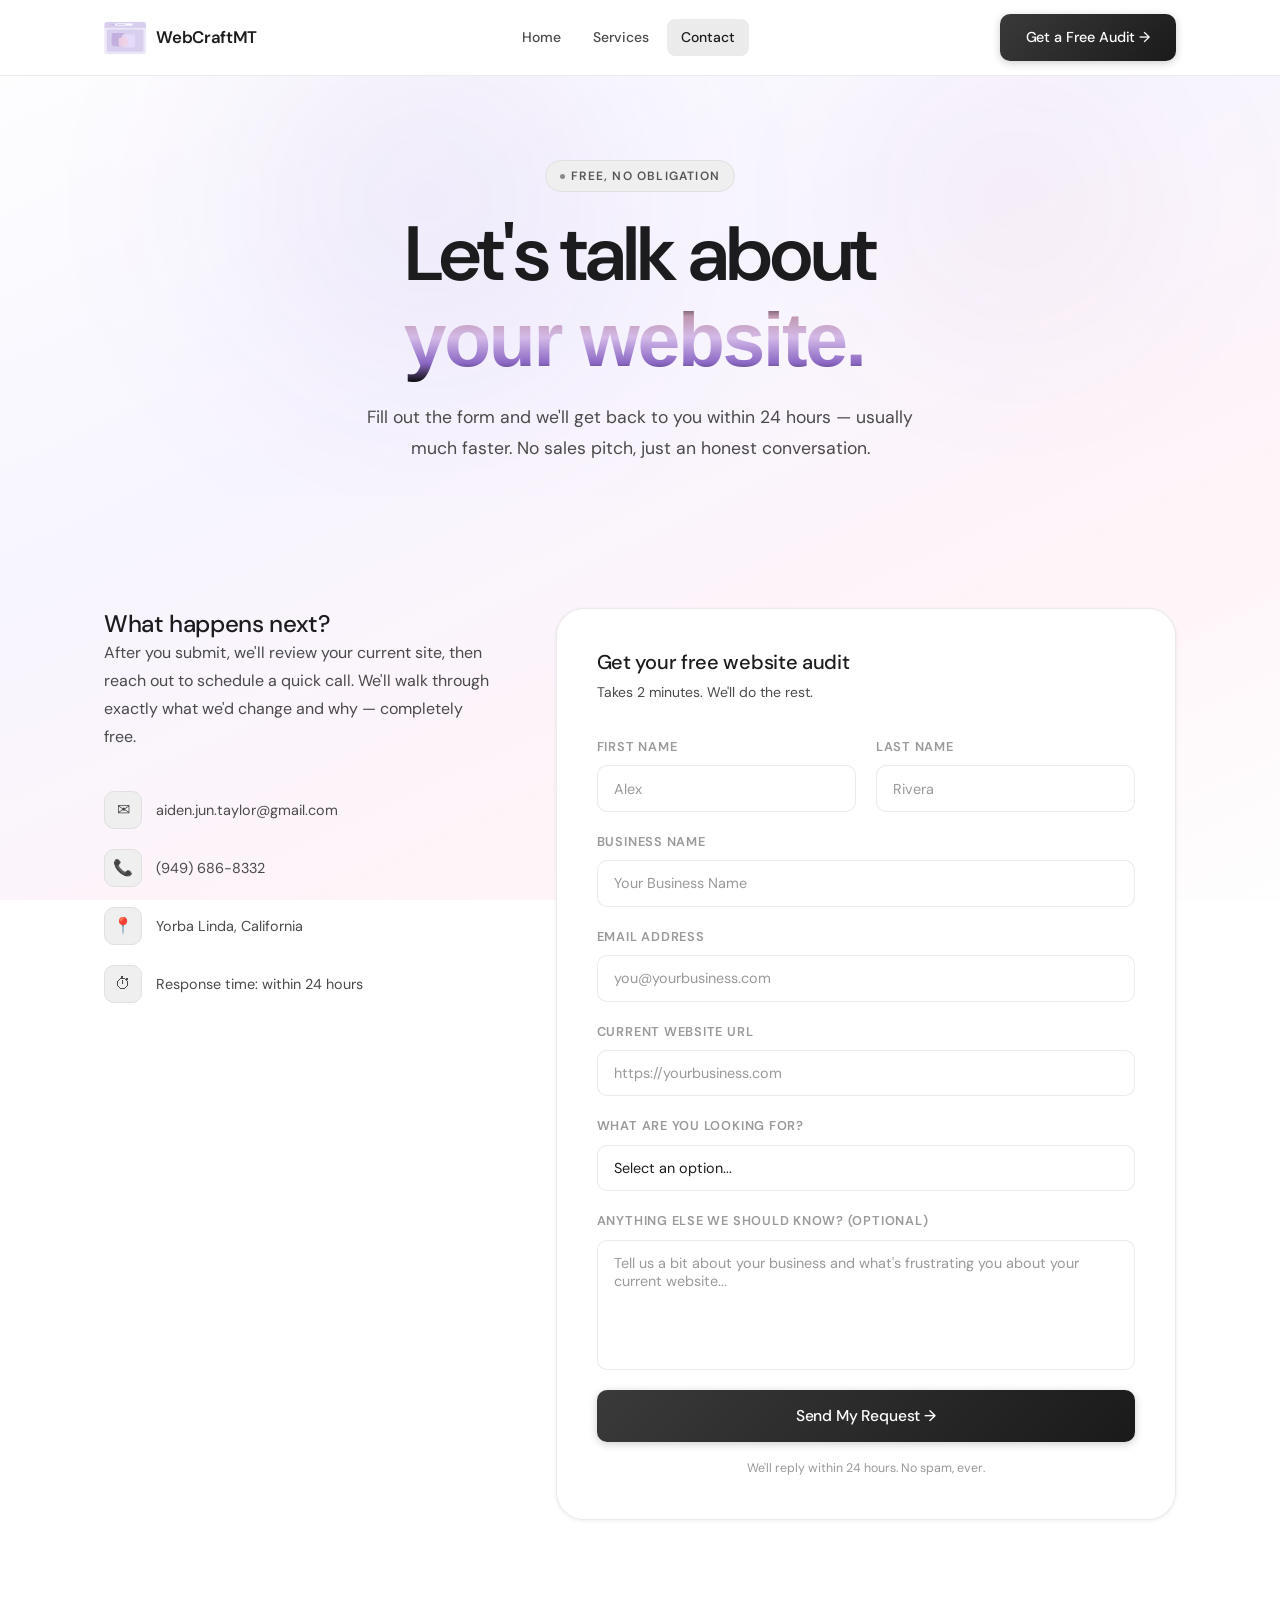
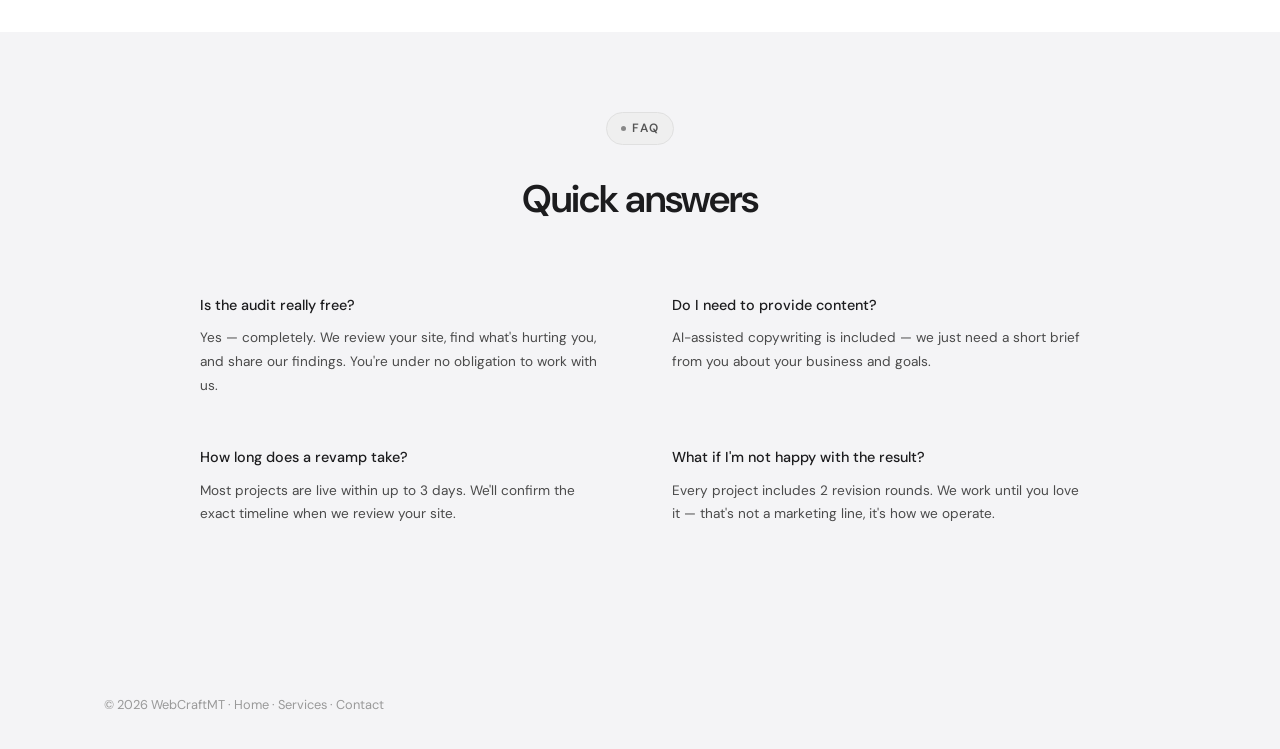
<file: contact.html>
<!DOCTYPE html>
<html lang="en">
<head>
  <meta charset="UTF-8">
  <meta name="viewport" content="width=device-width, initial-scale=1.0">
  <title>Contact — WebCraftMT</title>
  <link rel="stylesheet" href="style.css">
</head>
<body>

<nav class="nav scrolled" id="nav">
  <div class="wrap">
    <div class="nav-inner">
      <a href="index.html" class="nav-logo">
        <img src="WebCraftLogo.svg" alt="" style="height:34px;width:auto;display:block">
        WebCraftMT
      </a>
      <div class="nav-links">
        <a href="index.html">Home</a>
        <a href="services.html">Services</a>
        <a href="contact.html" class="active">Contact</a>
      </div>
      <div class="nav-right">
        <a href="contact.html" class="btn btn-primary">Get a Free Audit →</a>
      </div>
      <button class="hamburger" id="hamburger"><span></span><span></span><span></span></button>
    </div>
  </div>
</nav>
<div class="mobile-nav" id="mobileNav">
  <a href="index.html">Home</a>
  <a href="services.html">Services</a>
  <a href="contact.html" class="active">Contact</a>
  <a href="contact.html" class="btn btn-primary">Get a Free Audit →</a>
</div>

<!-- PAGE HERO -->
<section class="page-hero" style="padding-bottom:2rem">
  <div class="orb orb-purple" style="top:-20%;left:10%;"></div>
  <div class="orb orb-pink" style="top:0;right:5%;"></div>
  <div class="wrap" style="position:relative;z-index:1">
    <span class="tag"><span class="tag-dot"></span>Free, no obligation</span>
    <h1>Let's talk about<br><em>your website.</em></h1>
    <p>Fill out the form and we'll get back to you within 24 hours — usually much faster. No sales pitch, just an honest conversation.</p>
  </div>
</section>

<!-- CONTACT SECTION -->
<section class="section" style="padding-top:3rem">
  <div class="wrap">
    <div class="contact-grid">

      <!-- LEFT: INFO -->
      <div>
        <h3>What happens next?</h3>
        <p>After you submit, we'll review your current site, then reach out to schedule a quick call. We'll walk through exactly what we'd change and why — completely free.</p>

        <div style="margin-top:2.5rem;display:flex;flex-direction:column;gap:0">
          <div class="contact-item">
            <div class="contact-item-icon">✉</div>
            <a href="mailto:aiden.jun.taylor@gmail.com" style="color:var(--text-2)">aiden.jun.taylor@gmail.com</a>
          </div>
          <div class="contact-item">
            <div class="contact-item-icon">📞</div>
            <a href="tel:9496868332" style="color:var(--text-2)">(949) 686-8332</a>
          </div>
          <div class="contact-item">
            <div class="contact-item-icon">📍</div>
            <span style="color:var(--text-2)">Yorba Linda, California</span>
          </div>
          <div class="contact-item">
            <div class="contact-item-icon">⏱</div>
            <span style="color:var(--text-2)">Response time: within 24 hours</span>
          </div>
        </div>

      </div>

      <!-- RIGHT: FORM -->
      <div class="glass form-card">
        <h3 style="color:var(--text-1);margin-bottom:0.35rem;font-size:1.25rem">Get your free website audit</h3>
        <p style="font-size:0.875rem;margin-bottom:2rem">Takes 2 minutes. We'll do the rest.</p>

        <form onsubmit="handleSubmit(event)">
          <div class="form-row">
            <div class="form-group">
              <label>First Name</label>
              <input type="text" placeholder="Alex" required>
            </div>
            <div class="form-group">
              <label>Last Name</label>
              <input type="text" placeholder="Rivera" required>
            </div>
          </div>

          <div class="form-group">
            <label>Business Name</label>
            <input type="text" placeholder="Your Business Name" required>
          </div>

          <div class="form-group">
            <label>Email Address</label>
            <input type="email" placeholder="you@yourbusiness.com" required>
          </div>

          <div class="form-group">
            <label>Current Website URL</label>
            <input type="url" placeholder="https://yourbusiness.com">
          </div>

          <div class="form-group">
            <label>What are you looking for?</label>
            <select>
              <option value="" disabled selected>Select an option...</option>
              <option>Free website audit</option>
              <option>Website revamp ($50)</option>
              <option>Monthly care plan ($200/mo)</option>
              <option>Not sure yet — just exploring</option>
            </select>
          </div>

          <div class="form-group">
            <label>Anything else we should know? (optional)</label>
            <textarea placeholder="Tell us a bit about your business and what's frustrating you about your current website..."></textarea>
          </div>

          <button type="submit" class="btn btn-primary btn-lg form-submit">
            Send My Request →
          </button>
          <p style="text-align:center;font-size:0.775rem;color:var(--text-3);margin-top:1rem">We'll reply within 24 hours. No spam, ever.</p>
        </form>

        <!-- SUCCESS STATE (hidden) -->
        <div id="success" style="display:none;text-align:center;padding:3rem 1rem">
          <div style="font-size:3rem;margin-bottom:1.25rem">✦</div>
          <h3 style="color:var(--text-1);margin-bottom:0.75rem">You're all set.</h3>
          <p>We've received your request and will reach out within 24 hours with your free audit. Keep an eye on your inbox.</p>
          <a href="index.html" class="btn btn-ghost" style="margin-top:1.75rem;display:inline-flex">Back to Home</a>
        </div>
      </div>

    </div>
  </div>
</section>

<!-- QUICK ANSWERS -->
<section class="section-sm" style="background:var(--bg-surface);padding:5rem 0">
  <div class="wrap">
    <div style="text-align:center;margin-bottom:3rem">
      <span class="tag"><span class="tag-dot"></span>FAQ</span>
      <h2 style="margin-top:0.75rem;font-size:clamp(1.6rem,3vw,2.4rem)">Quick answers</h2>
    </div>
    <div class="faq-grid" style="display:grid;grid-template-columns:1fr 1fr;gap:0 4rem;max-width:880px;margin:0 auto">
      <div style="padding:1.5rem 0">
        <p class="faq-mini-q">Is the audit really free?</p>
        <p class="faq-mini-a">Yes — completely. We review your site, find what's hurting you, and share our findings. You're under no obligation to work with us.</p>
      </div>
      <div style="padding:1.5rem 0">
        <p class="faq-mini-q">Do I need to provide content?</p>
        <p class="faq-mini-a">AI-assisted copywriting is included — we just need a short brief from you about your business and goals.</p>
      </div>
      <div style="padding:1.5rem 0">
        <p class="faq-mini-q">How long does a revamp take?</p>
        <p class="faq-mini-a">Most projects are live within up to 3 days. We'll confirm the exact timeline when we review your site.</p>
      </div>
      <div style="padding:1.5rem 0">
        <p class="faq-mini-q">What if I'm not happy with the result?</p>
        <p class="faq-mini-a">Every project includes 2 revision rounds. We work until you love it — that's not a marketing line, it's how we operate.</p>
      </div>
    </div>
  </div>
</section>

<footer class="footer" style="margin-top:0">
  <div class="wrap">
    <div class="footer-bottom" style="border-top:none;padding-top:0">
      <p>© 2026 WebCraftMT · <a href="index.html" style="color:var(--text-3)">Home</a> · <a href="services.html" style="color:var(--text-3)">Services</a> · <a href="contact.html" style="color:var(--text-3)">Contact</a></p>
    </div>
  </div>
</footer>

<script>
  document.getElementById('hamburger').addEventListener('click', () =>
    document.getElementById('mobileNav').classList.toggle('open'));

  function handleSubmit(e) {
    e.preventDefault();
    e.target.style.display = 'none';
    document.getElementById('success').style.display = 'block';
  }
</script>
</body>
</html>
</file>
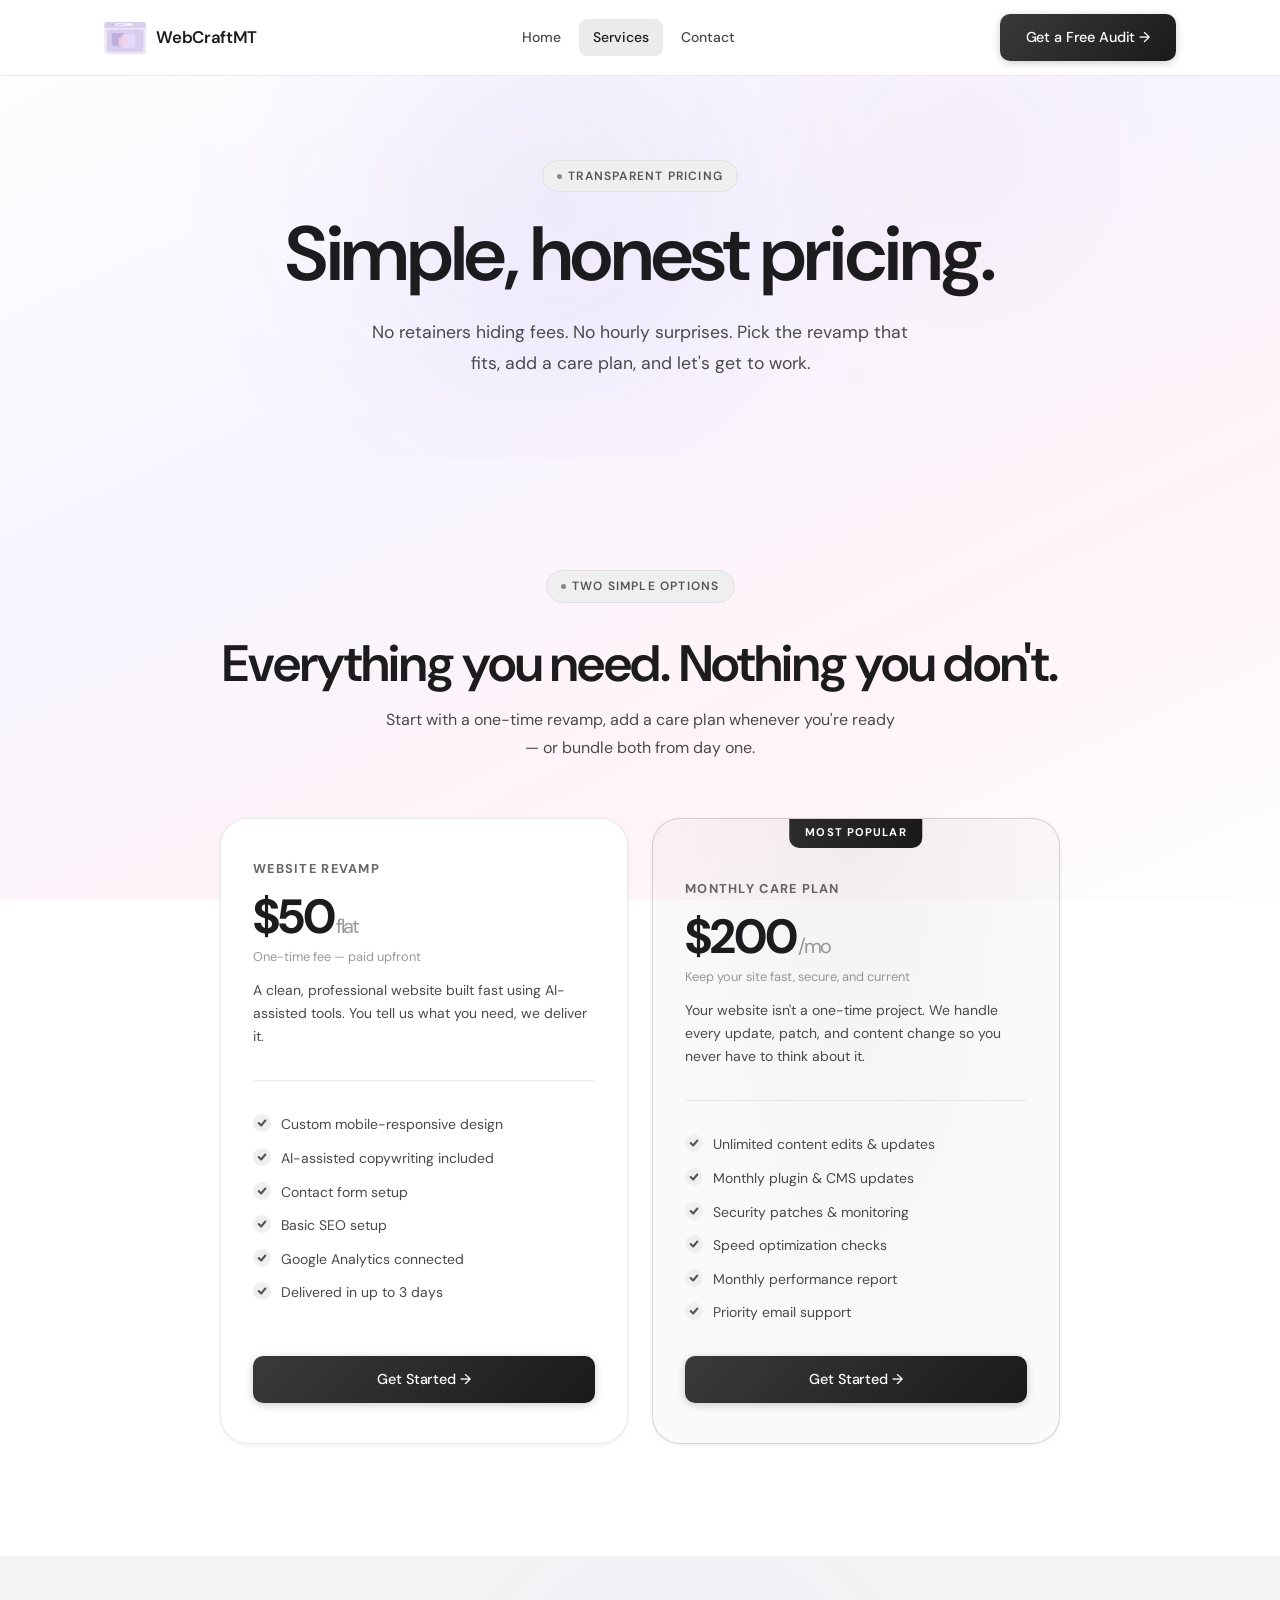
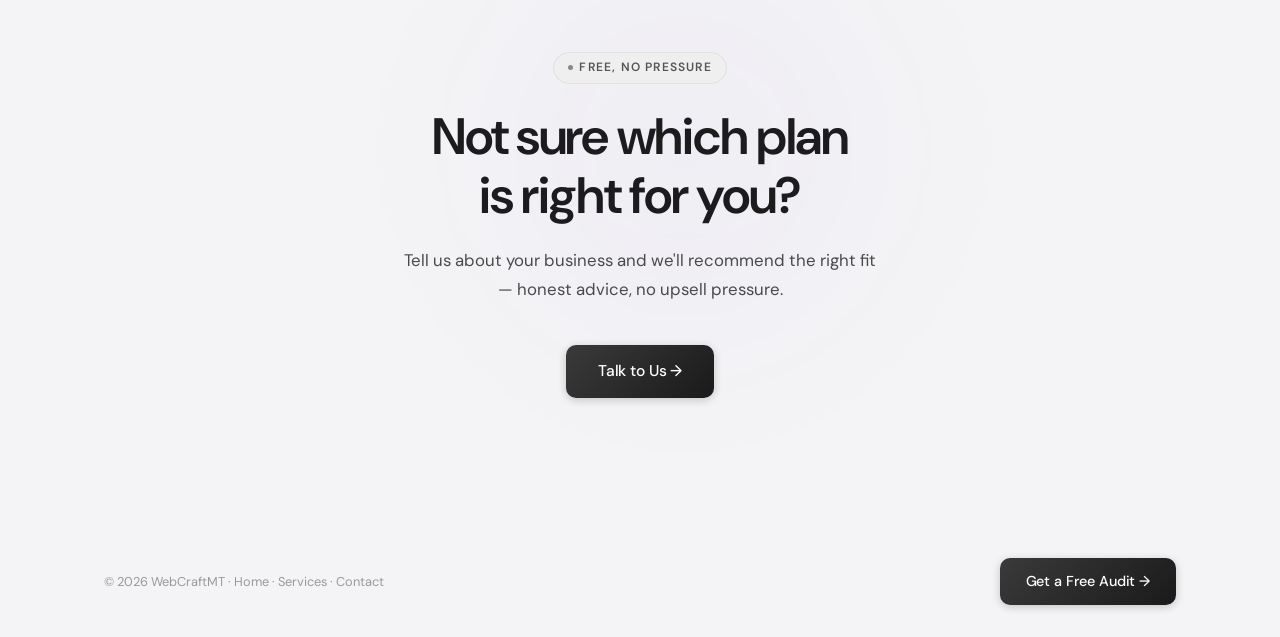
<file: services.html>
<!DOCTYPE html>
<html lang="en">
<head>
  <meta charset="UTF-8">
  <meta name="viewport" content="width=device-width, initial-scale=1.0">
  <title>Services & Pricing — WebCraftMT</title>
  <link rel="stylesheet" href="style.css">
</head>
<body>

<nav class="nav page-nav scrolled" id="nav">
  <div class="wrap">
    <div class="nav-inner">
      <a href="index.html" class="nav-logo">
        <img src="WebCraftLogo.svg" alt="" style="height:34px;width:auto;display:block">
        WebCraftMT
      </a>
      <div class="nav-links">
        <a href="index.html">Home</a>
        <a href="services.html" class="active">Services</a>
        <a href="contact.html">Contact</a>
      </div>
      <div class="nav-right">
        <a href="contact.html" class="btn btn-primary">Get a Free Audit →</a>
      </div>
      <button class="hamburger" id="hamburger"><span></span><span></span><span></span></button>
    </div>
  </div>
</nav>
<div class="mobile-nav" id="mobileNav">
  <a href="index.html">Home</a>
  <a href="services.html" class="active">Services</a>
  <a href="contact.html">Contact</a>
  <a href="contact.html" class="btn btn-primary">Get a Free Audit →</a>
</div>

<!-- PAGE HERO -->
<section class="page-hero">
  <div class="orb orb-purple" style="top:-20%;left:20%;"></div>
  <div class="orb orb-pink" style="top:-10%;right:10%;"></div>
  <div class="wrap" style="position:relative;z-index:1">
    <span class="tag"><span class="tag-dot"></span>Transparent Pricing</span>
    <h1>Simple, honest pricing.</h1>
    <p>No retainers hiding fees. No hourly surprises. Pick the revamp that fits, add a care plan, and let's get to work.</p>
  </div>
</section>

<!-- PRICING — side by side -->
<section class="section" id="maintenance">
  <div class="wrap">
    <div style="text-align:center;margin-bottom:1rem">
      <span class="tag"><span class="tag-dot"></span>Two Simple Options</span>
      <h2 style="margin-top:0.75rem">Everything you need. Nothing you don't.</h2>
      <p style="max-width:520px;margin:0.75rem auto 0">Start with a one-time revamp, add a care plan whenever you're ready — or bundle both from day one.</p>
    </div>

    <div class="pricing-pair">

      <!-- REVAMP -->
      <div class="glass pricing-card fade-up">
        <div class="price-header">
          <div class="price-name">Website Revamp</div>
          <div class="price-amount">$50<span>flat</span></div>
          <div class="price-sub">One-time fee — paid upfront</div>
          <p class="price-desc">A clean, professional website built fast using AI-assisted tools. You tell us what you need, we deliver it.</p>
        </div>
        <ul class="features-list">
          <li class="feature-item"><span class="feat-check"><svg viewBox="0 0 12 12"><polyline points="2,6 5,9 10,3"/></svg></span>Custom mobile-responsive design</li>
          <li class="feature-item"><span class="feat-check"><svg viewBox="0 0 12 12"><polyline points="2,6 5,9 10,3"/></svg></span>AI-assisted copywriting included</li>
          <li class="feature-item"><span class="feat-check"><svg viewBox="0 0 12 12"><polyline points="2,6 5,9 10,3"/></svg></span>Contact form setup</li>
          <li class="feature-item"><span class="feat-check"><svg viewBox="0 0 12 12"><polyline points="2,6 5,9 10,3"/></svg></span>Basic SEO setup</li>
          <li class="feature-item"><span class="feat-check"><svg viewBox="0 0 12 12"><polyline points="2,6 5,9 10,3"/></svg></span>Google Analytics connected</li>
          <li class="feature-item"><span class="feat-check"><svg viewBox="0 0 12 12"><polyline points="2,6 5,9 10,3"/></svg></span>Delivered in up to 3 days</li>
        </ul>
        <a href="contact.html" class="btn btn-primary">Get Started →</a>
      </div>

      <!-- CARE PLAN -->
      <div class="glass pricing-card featured fade-up">
        <div class="featured-badge">Most Popular</div>
        <div class="price-header" style="padding-top:1.25rem">
          <div class="price-name">Monthly Care Plan</div>
          <div class="price-amount">$200<span>/mo</span></div>
          <div class="price-sub">Keep your site fast, secure, and current</div>
          <p class="price-desc">Your website isn't a one-time project. We handle every update, patch, and content change so you never have to think about it.</p>
        </div>
        <ul class="features-list">
          <li class="feature-item"><span class="feat-check"><svg viewBox="0 0 12 12"><polyline points="2,6 5,9 10,3"/></svg></span>Unlimited content edits & updates</li>
          <li class="feature-item"><span class="feat-check"><svg viewBox="0 0 12 12"><polyline points="2,6 5,9 10,3"/></svg></span>Monthly plugin & CMS updates</li>
          <li class="feature-item"><span class="feat-check"><svg viewBox="0 0 12 12"><polyline points="2,6 5,9 10,3"/></svg></span>Security patches & monitoring</li>
          <li class="feature-item"><span class="feat-check"><svg viewBox="0 0 12 12"><polyline points="2,6 5,9 10,3"/></svg></span>Speed optimization checks</li>
          <li class="feature-item"><span class="feat-check"><svg viewBox="0 0 12 12"><polyline points="2,6 5,9 10,3"/></svg></span>Monthly performance report</li>
          <li class="feature-item"><span class="feat-check"><svg viewBox="0 0 12 12"><polyline points="2,6 5,9 10,3"/></svg></span>Priority email support</li>
        </ul>
        <a href="contact.html" class="btn btn-primary">Get Started →</a>
      </div>

    </div>
  </div>
</section>

<!-- CTA -->
<section class="cta-band">
  <div class="orb orb-purple" style="top:-20%;left:30%;opacity:0.5"></div>
  <div class="wrap" style="position:relative;z-index:1">
    <span class="tag" style="margin-bottom:1.5rem"><span class="tag-dot"></span>Free, no pressure</span>
    <h2>Not sure which plan<br>is right for you?</h2>
    <p>Tell us about your business and we'll recommend the right fit — honest advice, no upsell pressure.</p>
    <div class="btn-group">
      <a href="contact.html" class="btn btn-primary btn-lg">Talk to Us →</a>
    </div>
  </div>
</section>

<footer class="footer">
  <div class="wrap">
    <div class="footer-bottom" style="border-top:none;padding-top:0">
      <p>© 2026 WebCraftMT · <a href="index.html" style="color:var(--text-3)">Home</a> · <a href="services.html" style="color:var(--text-3)">Services</a> · <a href="contact.html" style="color:var(--text-3)">Contact</a></p>
      <a href="contact.html" class="btn btn-primary">Get a Free Audit →</a>
    </div>
  </div>
</footer>

<script>
  document.getElementById('hamburger').addEventListener('click', () =>
    document.getElementById('mobileNav').classList.toggle('open'));
  const io = new IntersectionObserver(es => es.forEach(e => e.isIntersecting && e.target.classList.add('visible')), {threshold:0.1});
  document.querySelectorAll('.fade-up').forEach(el => io.observe(el));
</script>
</body>
</html>
</file>
<file: style.css>
@import url('https://fonts.googleapis.com/css2?family=DM+Sans:ital,wght@0,300;0,400;0,500;0,600;0,700;1,400&family=DM+Serif+Display:ital@0;1&family=Cormorant+Display:wght@600;700&display=swap');

/* ── TOKENS ─────────────────────────────────────────── */
:root {
  --bg-base:       #ffffff;
  --bg-surface:    #f4f4f6;
  --bg-card:       #ffffff;
  --bg-card-hover: #fafafa;
  --border:        rgba(0,0,0,0.08);
  --border-bright: rgba(0,0,0,0.13);

  /* Purple kept only for decorative orbs */
  --purple:      #5B21B6;
  --pink:        #9D174D;
  --blue:        #3730A3;

  --text-1:   #1c1c1e;
  --text-2:   #4a4a4a;
  --text-3:   #999999;

  --radius-sm:  8px;
  --radius:     14px;
  --radius-lg:  20px;
  --radius-xl:  28px;

  --shadow-sm:  0 1px 4px rgba(0,0,0,0.07);
  --shadow:     0 3px 16px rgba(0,0,0,0.1);
  --shadow-lg:  0 8px 40px rgba(0,0,0,0.13);

  --transition: 0.22s cubic-bezier(0.4,0,0.2,1);
  --max:        1120px;
}

/* ── RESET ───────────────────────────────────────────── */
*,*::before,*::after{box-sizing:border-box;margin:0;padding:0}
html{scroll-behavior:smooth;font-size:16px}
body{
  font-family:'DM Sans',sans-serif;
  background:linear-gradient(155deg,#fefefe 0%,#f7f5ff 40%,#fff4f8 72%,#fefefe 100%);
  background-attachment:fixed;
  color:var(--text-1);
  -webkit-font-smoothing:antialiased;
  overflow-x:hidden;
  line-height:1.6;
}
a{text-decoration:none;color:inherit}
ul{list-style:none}
img{max-width:100%;display:block}
button{cursor:pointer;border:none;background:none;font-family:inherit}

/* ── TYPOGRAPHY ──────────────────────────────────────── */
h1{font-size:clamp(2.6rem,6vw,5rem);font-weight:600;line-height:1.1;letter-spacing:-0.03em}
h2{font-size:clamp(2rem,4vw,3.2rem);font-weight:600;line-height:1.15;letter-spacing:-0.025em}
h3{font-size:clamp(1.2rem,2vw,1.5rem);font-weight:500;line-height:1.3;letter-spacing:-0.015em}
h4{font-size:1rem;font-weight:600;letter-spacing:-0.01em}
p{font-size:1rem;line-height:1.75;color:var(--text-2)}
.serif{font-family:'DM Serif Display',serif;font-style:italic}

/* Em in headings — SF Pro italic, vertical dark-edge gradient */
h1 em,h2 em,h3 em{
  font-family:-apple-system,'SF Pro Display','SF Pro Text',BlinkMacSystemFont,sans-serif;font-style:normal;
  background:linear-gradient(to top,#0d0d0d 0%,#8B68C4 22%,#D4BAE8 52%,#C098B0 76%,#0d0d0d 96%);
  -webkit-background-clip:text;-webkit-text-fill-color:transparent;background-clip:text;
  padding-right:0.15em;
}

/* ── LAYOUT ──────────────────────────────────────────── */
.wrap{max-width:var(--max);margin:0 auto;padding:0 1.5rem}
.section{padding:7rem 0}
.section-sm{padding:4rem 0}
.tag{display:inline-flex;align-items:center;gap:0.4rem;font-size:0.75rem;font-weight:600;letter-spacing:0.1em;text-transform:uppercase;color:#555;background:#efefef;border:1px solid #e0e0e0;padding:0.35rem 0.875rem;border-radius:100px;margin-bottom:1.25rem}
.tag-dot{width:5px;height:5px;border-radius:50%;background:#888}

/* ── BUTTONS ─────────────────────────────────────────── */
.btn{display:inline-flex;align-items:center;gap:0.5rem;padding:0.75rem 1.625rem;border-radius:10px;font-size:0.9rem;font-weight:500;transition:background var(--transition),box-shadow var(--transition),transform var(--transition),border-color var(--transition),color var(--transition);white-space:nowrap;letter-spacing:-0.01em;cursor:pointer;user-select:none}
.btn:active{transform:scale(0.96) !important;transition:transform 0.08s ease,box-shadow 0.08s ease !important}
.btn-primary{background:linear-gradient(135deg,#3a3a3a 0%,#1a1a1a 100%);color:#fff;box-shadow:0 2px 8px rgba(0,0,0,0.2)}
.btn-primary:hover{background:linear-gradient(135deg,#484848 0%,#222 100%);transform:translateY(-1px);box-shadow:0 6px 20px rgba(0,0,0,0.28)}
.btn-primary:active{background:linear-gradient(135deg,#2a2a2a 0%,#111 100%);box-shadow:0 1px 4px rgba(0,0,0,0.15) !important}
.btn-ghost{border:1.5px solid rgba(0,0,0,0.18);color:var(--text-2);background:transparent}
.btn-ghost:hover{border-color:#2c2c2c;color:#2c2c2c;background:rgba(0,0,0,0.03)}
.btn-ghost:active{background:rgba(0,0,0,0.06) !important}
.btn-lg{padding:0.9rem 2rem;font-size:0.975rem}
.btn svg{width:16px;height:16px;flex-shrink:0}

/* ── CARD ────────────────────────────────────────────── */
.glass{background:var(--bg-card);border:1px solid var(--border);border-radius:var(--radius);box-shadow:var(--shadow-sm);transition:box-shadow var(--transition),border-color var(--transition)}
.glass:hover{border-color:var(--border-bright);box-shadow:var(--shadow)}

/* ── GRADIENT ORBS (decorative — keeps subtle color) ──── */
.orb{position:absolute;border-radius:50%;filter:blur(80px);pointer-events:none;z-index:0}
.orb-purple{width:600px;height:600px;background:radial-gradient(circle,rgba(91,33,182,0.08) 0%,transparent 70%)}
.orb-pink{width:400px;height:400px;background:radial-gradient(circle,rgba(157,23,77,0.06) 0%,transparent 70%)}
.orb-blue{width:500px;height:500px;background:radial-gradient(circle,rgba(55,48,163,0.06) 0%,transparent 70%)}

/* ── NAV ─────────────────────────────────────────────── */
.nav{position:fixed;top:0;left:0;right:0;z-index:200;padding:0.875rem 0;border-bottom:1px solid transparent;transition:background var(--transition),border-color var(--transition)}
.nav.scrolled,.nav.page-nav{background:rgba(255,255,255,0.94);backdrop-filter:blur(20px);-webkit-backdrop-filter:blur(20px);border-bottom:1px solid var(--border)}
.nav-inner{display:flex;align-items:center;justify-content:space-between;gap:2rem}
.nav-logo{display:flex;align-items:center;gap:0.6rem;font-weight:600;font-size:1.05rem;letter-spacing:-0.02em;color:var(--text-1)}
.nav-logo-mark{width:32px;height:32px;border-radius:9px;background:linear-gradient(135deg,#1c1c1e,#444);display:flex;align-items:center;justify-content:center;font-size:0.85rem;color:#fff}
.nav-links{display:flex;align-items:center;gap:0.25rem}
.nav-links a{font-size:0.875rem;color:var(--text-2);padding:0.45rem 0.875rem;border-radius:8px;transition:background var(--transition),color var(--transition);font-weight:500}
.nav-links a:hover{color:var(--text-1);background:rgba(0,0,0,0.05)}
.nav-links a.active{color:#1c1c1e;background:rgba(0,0,0,0.08)}
.nav-right{display:flex;align-items:center;gap:0.75rem}
.hamburger{display:none;flex-direction:column;gap:4.5px;padding:8px}
.hamburger span{width:22px;height:1.5px;background:var(--text-2);border-radius:2px;transition:all var(--transition)}
.mobile-nav{display:none;position:fixed;top:62px;left:0;right:0;background:rgba(255,255,255,0.98);backdrop-filter:blur(24px);-webkit-backdrop-filter:blur(24px);border-bottom:1px solid var(--border);padding:1.25rem 1.5rem;flex-direction:column;gap:0.25rem;z-index:199}
.mobile-nav a{color:var(--text-2);font-size:1rem;padding:0.7rem 0.875rem;border-radius:8px;display:block;transition:all var(--transition);font-weight:500}
.mobile-nav a:hover{color:var(--text-1);background:rgba(0,0,0,0.04)}
.mobile-nav a.active{color:#1c1c1e;background:rgba(0,0,0,0.07)}
.mobile-nav .btn{margin-top:0.75rem;width:100%;justify-content:center}
.mobile-nav.open{display:flex}

/* ── PAGE SIDEBAR (homepage section nav) ─────────────── */
.page-sidebar{position:fixed;left:1.5rem;top:50%;transform:translateY(-50%);z-index:150;display:flex;flex-direction:column;gap:0.1rem}
.sidebar-link{font-size:0.7rem;font-weight:500;color:#bbb;padding:0.4rem 0.65rem;border-radius:6px;transition:all 0.2s ease;letter-spacing:0.06em;text-transform:uppercase;display:flex;align-items:center;gap:0.5rem;white-space:nowrap}
.sidebar-link::before{content:'';width:4px;height:4px;border-radius:50%;background:currentColor;flex-shrink:0;transition:transform 0.2s ease}
.sidebar-link:hover{color:#666}
.sidebar-link.active{color:#2c2c2c}
.sidebar-link.active::before{transform:scale(1.6)}
@media(max-width:1280px){.page-sidebar{display:none}}

/* ── HERO ─────────────────────────────────────────────── */
.hero{position:relative;min-height:100vh;display:flex;align-items:center;overflow:hidden;padding:8rem 0 5rem}
.hero-content{position:relative;z-index:2;max-width:780px}
.hero-eyebrow{margin-bottom:1.5rem}
.hero-business-name{
  font-family:'Cormorant Display','DM Serif Display',serif;
  font-style:normal;
  font-weight:700;
  font-size:clamp(2.5rem,12vw,9rem);
  letter-spacing:-0.01em;
  line-height:0.9;
  color:#1c1c1e;
}
.hero-tagline{
  font-size:clamp(1.1rem,2vw,1.45rem);
  font-weight:400;
  color:var(--text-2);
  line-height:1.5;
  max-width:560px;
  margin-bottom:1.25rem;
}
.hero-tagline em{
  font-family:-apple-system,'SF Pro Display','SF Pro Text',BlinkMacSystemFont,sans-serif;font-style:normal;
  background:linear-gradient(to top,#0d0d0d 0%,#8B68C4 22%,#D4BAE8 52%,#C098B0 76%,#0d0d0d 96%);
  -webkit-background-clip:text;-webkit-text-fill-color:transparent;background-clip:text;
  padding-right:0.15em;
}
.hero-sub{font-size:1rem;max-width:500px;margin-bottom:3rem;line-height:1.75;color:var(--text-3)}
.hero-ctas{display:flex;gap:0.875rem;flex-wrap:wrap;margin-bottom:2rem}
.hero-social-proof{display:flex;align-items:center;gap:1.25rem;flex-wrap:wrap}
.proof-avatars{display:flex}
.proof-avatar{width:32px;height:32px;border-radius:50%;border:2px solid #fff;overflow:hidden;margin-left:-8px;background:linear-gradient(135deg,#2c2c2c,#555);display:flex;align-items:center;justify-content:center;font-size:0.65rem;font-weight:700;color:#fff}
.proof-avatar:first-child{margin-left:0}
.proof-text{font-size:0.825rem;color:var(--text-2)}
.proof-text strong{color:var(--text-1)}

/* ── DIVIDER ─────────────────────────────────────────── */
.divider{display:none}

/* ── PROCESS ─────────────────────────────────────────── */
.process{position:relative;overflow:hidden;background:var(--bg-surface)}
.process-steps{display:grid;grid-template-columns:repeat(4,1fr);gap:1.5rem;margin-top:4rem;position:relative}
.process-steps::before{content:'';position:absolute;top:28px;left:10%;right:10%;height:1px;background:linear-gradient(90deg,transparent,var(--border-bright),var(--border-bright),transparent);z-index:0}
.step{position:relative;z-index:1;padding:2rem 1.5rem;border-radius:var(--radius-lg)}
.step-num{width:40px;height:40px;border-radius:10px;background:#fff;border:1px solid var(--border-bright);display:flex;align-items:center;justify-content:center;color:#2c2c2c;margin-bottom:1.25rem;font-family:'DM Serif Display',serif;font-style:italic;font-size:1.1rem;font-weight:700;box-shadow:var(--shadow-sm)}
.step h4{color:var(--text-1);margin-bottom:0.5rem;font-size:0.975rem}
.step p{font-size:0.85rem;margin:0}

/* ── TESTIMONIAL ─────────────────────────────────────── */
.testimonial-section{position:relative;overflow:hidden}
.testimonials-grid{display:grid;grid-template-columns:repeat(3,1fr);gap:1.25rem;margin-top:3.5rem}
.t-card{padding:2rem;border-radius:var(--radius-lg);display:flex;flex-direction:column;gap:1.25rem}
.t-stars{display:flex;gap:3px}
.t-stars span{color:#c9a84c;font-size:0.875rem}
.t-quote{font-size:0.9rem;line-height:1.75;color:var(--text-2);flex:1}
.t-author{display:flex;align-items:center;gap:0.75rem}
.t-avatar{width:38px;height:38px;border-radius:50%;background:linear-gradient(135deg,#2c2c2c,#555);display:flex;align-items:center;justify-content:center;font-size:0.8rem;font-weight:700;color:#fff;flex-shrink:0}
.t-name{font-size:0.875rem;font-weight:600;color:var(--text-1)}
.t-role{font-size:0.775rem;color:var(--text-3)}

/* ── CTA BAND ────────────────────────────────────────── */
.cta-band{position:relative;overflow:hidden;padding:6rem 0;text-align:center;background:var(--bg-surface)}
.cta-band h2{margin-bottom:1.25rem}
.cta-band p{max-width:480px;margin:0 auto 2.5rem;font-size:1.05rem}
.cta-band .btn-group{display:flex;gap:0.875rem;justify-content:center;flex-wrap:wrap}

/* ── FOOTER ──────────────────────────────────────────── */
.footer{background:var(--bg-surface);padding:4rem 0 2rem}
.footer-grid{display:grid;grid-template-columns:2fr 1fr 1fr;gap:3rem;margin-bottom:3.5rem}
.footer-brand p{font-size:0.875rem;margin-top:1rem;max-width:280px;line-height:1.75}
.footer-col h5{font-size:0.75rem;font-weight:700;letter-spacing:0.1em;text-transform:uppercase;color:var(--text-3);margin-bottom:1.25rem}
.footer-col ul{display:flex;flex-direction:column;gap:0.65rem}
.footer-col ul a{font-size:0.875rem;color:var(--text-2);transition:color var(--transition)}
.footer-col ul a:hover{color:var(--text-1)}
.footer-bottom{border-top:1px solid var(--border);padding-top:2rem;display:flex;align-items:center;justify-content:space-between;flex-wrap:wrap;gap:1rem}
.footer-bottom p{font-size:0.8rem;color:var(--text-3)}
.footer-links{display:flex;gap:1.5rem}
.footer-links a{font-size:0.8rem;color:var(--text-3);transition:color var(--transition)}
.footer-links a:hover{color:var(--text-2)}

/* ── SERVICES PAGE ───────────────────────────────────── */
.page-hero{padding:10rem 0 5rem;position:relative;overflow:hidden;text-align:center}
.page-hero h1{margin-bottom:1.25rem}
.page-hero p{max-width:560px;margin:0 auto;font-size:1.1rem}
.pricing-grid{display:grid;grid-template-columns:repeat(3,1fr);gap:1.25rem;margin-top:4rem}
.pricing-pair{display:grid;grid-template-columns:1fr 1fr;gap:1.5rem;max-width:840px;margin:3.5rem auto 0}
.pricing-card{border-radius:var(--radius-xl);padding:2.5rem 2rem;display:flex;flex-direction:column;gap:0;position:relative;overflow:hidden}
.pricing-card.featured{border-color:rgba(0,0,0,0.15) !important;background:rgba(0,0,0,0.02) !important}
.pricing-card.featured::before{content:'';position:absolute;inset:0;background:radial-gradient(ellipse at 50% 0%,rgba(0,0,0,0.03),transparent 70%);pointer-events:none}
.featured-badge{position:absolute;top:0;left:50%;transform:translateX(-50%);background:linear-gradient(90deg,#2c2c2c,#1a1a1a);color:#fff;font-size:0.7rem;font-weight:700;letter-spacing:0.1em;text-transform:uppercase;padding:0.35rem 1rem;border-radius:0 0 10px 10px}
.price-header{margin-bottom:2rem;padding-bottom:2rem;border-bottom:1px solid var(--border)}
.price-name{font-size:0.8rem;font-weight:700;letter-spacing:0.1em;text-transform:uppercase;color:#666;margin-bottom:0.875rem}
.price-amount{font-size:3rem;font-weight:700;letter-spacing:-0.04em;color:var(--text-1);line-height:1}
.price-amount span{font-size:1.25rem;color:var(--text-3);font-weight:400;margin-left:2px}
.price-sub{font-size:0.8rem;color:var(--text-3);margin-top:0.35rem}
.price-desc{font-size:0.875rem;line-height:1.65;color:var(--text-2);margin-top:0.75rem}
.features-list{display:flex;flex-direction:column;gap:0.7rem;margin-bottom:2rem;flex:1}
.feature-item{display:flex;align-items:flex-start;gap:0.65rem;font-size:0.875rem;color:var(--text-2)}
.feat-check{width:18px;height:18px;border-radius:50%;background:#efefef;display:flex;align-items:center;justify-content:center;flex-shrink:0;margin-top:1px}
.feat-check svg{width:10px;height:10px;stroke:#555;fill:none;stroke-width:2.5;stroke-linecap:round;stroke-linejoin:round}
.pricing-card .btn{width:100%;justify-content:center;margin-top:auto}
@media(max-width:640px){.pricing-pair{grid-template-columns:1fr}}

/* ── CONTACT PAGE ────────────────────────────────────── */
.contact-grid{display:grid;grid-template-columns:1fr 1.6fr;gap:4rem;align-items:start;margin-top:4rem}
.contact-item{display:flex;align-items:center;gap:0.875rem;margin-bottom:1.25rem;font-size:0.9rem;color:var(--text-2)}
.contact-item-icon{width:38px;height:38px;border-radius:10px;background:#efefef;border:1px solid #e0e0e0;display:flex;align-items:center;justify-content:center;flex-shrink:0;font-size:1rem}
.form-card{border-radius:var(--radius-xl);padding:2.5rem}
.form-row{display:grid;grid-template-columns:1fr 1fr;gap:1.25rem}
.form-group{margin-bottom:1.25rem;display:flex;flex-direction:column;gap:0.5rem}
.form-group label{font-size:0.8rem;font-weight:600;letter-spacing:0.06em;text-transform:uppercase;color:var(--text-3)}
.form-group input,.form-group textarea,.form-group select{background:#fff;border:1.5px solid var(--border);border-radius:10px;padding:0.825rem 1rem;font-size:0.9rem;color:var(--text-1);font-family:'DM Sans',sans-serif;transition:border-color var(--transition),box-shadow var(--transition);outline:none;resize:none;width:100%;appearance:none}
.form-group input::placeholder,.form-group textarea::placeholder{color:var(--text-3)}
.form-group input:focus,.form-group textarea:focus,.form-group select:focus{border-color:rgba(0,0,0,0.3);box-shadow:0 0 0 3px rgba(0,0,0,0.05)}
.form-group select option{background:#fff;color:var(--text-1)}
.form-group textarea{min-height:130px}
.form-submit{width:100%;justify-content:center;padding:1rem}
.faq-mini{margin-top:3rem}
.faq-mini h4{font-size:0.8rem;font-weight:700;letter-spacing:0.1em;text-transform:uppercase;color:var(--text-3);margin-bottom:1.25rem}
.faq-mini-item{padding:1.25rem 0;border-bottom:1px solid var(--border)}
.faq-mini-item:last-child{border-bottom:none}
.faq-mini-q{font-size:0.9rem;font-weight:500;color:var(--text-1);margin-bottom:0.5rem}
.faq-mini-a{font-size:0.85rem;color:var(--text-2);margin:0}

/* ── ANIMATIONS ──────────────────────────────────────── */
@keyframes gradientFlow {
  0%,100% { background-position: 0% 50%; }
  50%      { background-position: 100% 50%; }
}
@keyframes orbDrift {
  0%,100% { transform:translate(0,0)        scale(1);    }
  33%      { transform:translate(30px,-20px) scale(1.05); }
  66%      { transform:translate(-20px,15px) scale(0.97); }
}

.fade-up{opacity:0;transform:translateY(24px);transition:opacity 0.65s ease,transform 0.65s ease}
.fade-up.visible{opacity:1;transform:translateY(0)}
.fade-up:nth-child(2){transition-delay:0.08s}
.fade-up:nth-child(3){transition-delay:0.16s}

.word-split .word{
  display:inline-block;opacity:0;transform:translateY(18px);filter:blur(5px);
  transition:opacity 0.55s cubic-bezier(0.16,1,0.3,1),
             transform 0.55s cubic-bezier(0.16,1,0.3,1),
             filter 0.55s cubic-bezier(0.16,1,0.3,1);
  transition-delay:calc(var(--i) * 55ms);
}
.word-split.visible .word{opacity:1;transform:translateY(0);filter:blur(0)}

.anim-blur{
  opacity:0;transform:translateY(22px);filter:blur(8px);
  transition:opacity 0.7s cubic-bezier(0.16,1,0.3,1),
             transform 0.7s cubic-bezier(0.16,1,0.3,1),
             filter 0.7s cubic-bezier(0.16,1,0.3,1);
  transition-delay:calc(var(--d,0) * 1ms);
}
.anim-blur.visible{opacity:1;transform:translateY(0);filter:blur(0)}

.anim-scale{
  opacity:0;transform:scale(0.94);filter:blur(6px);
  transition:opacity 0.7s cubic-bezier(0.16,1,0.3,1),
             transform 0.7s cubic-bezier(0.16,1,0.3,1),
             filter 0.6s cubic-bezier(0.16,1,0.3,1);
  transition-delay:calc(var(--d,0) * 1ms);
}
.anim-scale.visible{opacity:1;transform:scale(1);filter:blur(0)}

.anim-line{
  display:block;opacity:0;transform:translateY(105%);
  transition:opacity 0.6s cubic-bezier(0.16,1,0.3,1),
             transform 0.6s cubic-bezier(0.16,1,0.3,1);
  transition-delay:calc(var(--d,0) * 1ms);
}
.anim-line.visible{opacity:1;transform:translateY(0)}

.grad-text{
  background:linear-gradient(135deg,#2c2c2c,#666,#aaa,#444);
  background-size:300% 300%;
  -webkit-background-clip:text;-webkit-text-fill-color:transparent;background-clip:text;
  animation:gradientFlow 6s ease infinite;
}

.orb{animation:orbDrift 18s ease-in-out infinite}
.orb:nth-child(2){animation-duration:22s;animation-delay:-6s}
.orb:nth-child(3){animation-duration:26s;animation-delay:-12s}

.stat-num{display:inline-block;font-variant-numeric:tabular-nums}

.hover-lift{transition:transform var(--transition),box-shadow var(--transition)}
.hover-lift:hover{transform:translateY(-4px);box-shadow:0 12px 32px rgba(0,0,0,0.1)}

/* ── RESPONSIVE ──────────────────────────────────────── */
@media(max-width:1024px){
  .process-steps{grid-template-columns:repeat(2,1fr)}
  .process-steps::before{display:none}
  .testimonials-grid{grid-template-columns:repeat(2,1fr)}
  .footer-grid{grid-template-columns:1fr 1fr;gap:2rem}
  .contact-grid{grid-template-columns:1fr}
}
@media(max-width:768px){
  .testimonials-grid{grid-template-columns:1fr}
  .nav-links,.nav-right{display:none !important}
  .hamburger{display:flex}
  .form-row{grid-template-columns:1fr}
  .hero-ctas{flex-direction:column;align-items:center;width:100%}
  .hero-ctas .btn{max-width:280px;width:100%;justify-content:center}
  /* Mobile section spacing */
  .hero{padding:7rem 0 4rem}
  .section{padding:5rem 0}
  .cta-band{padding:4.5rem 0}
  .page-hero{padding:7.5rem 0 3.5rem}
  /* Social proof stacks cleanly */
  .hero-social-proof{flex-direction:column;align-items:center;text-align:center;gap:0.75rem}
  .proof-text{text-align:center}
  /* Care plans visual — let content dictate height on mobile */
  .feature-row.reverse .feature-visual{aspect-ratio:unset;height:auto}
}
@media(max-width:480px){
  .section{padding:4rem 0}
  .footer-grid{grid-template-columns:1fr 1fr;gap:1.5rem 2rem}
  .footer-brand{grid-column:1/-1}
  /* Tighter vertical rhythm */
  .hero{padding:6rem 0 3rem}
  .stats-band{padding:3rem 0}
  .cta-band{padding:3.5rem 0}
  .footer{padding:2.5rem 0 1.5rem}
  /* Process single column — 2-col at 390px is too cramped */
  .process-steps{grid-template-columns:1fr;gap:0.875rem;margin-top:2rem}
  .step{padding:1.5rem 1.25rem}
  /* Services / contact pages */
  .page-hero{padding:6.5rem 0 3rem}
  .pricing-card{padding:2rem 1.25rem}
  .form-card{padding:1.75rem 1.25rem}
  /* Reduce section heading size slightly */
  h2{font-size:clamp(1.5rem,7vw,2.2rem)}
}
/* FAQ 2-col → 1-col on mobile */
@media(max-width:640px){
  .faq-grid{grid-template-columns:1fr !important;gap:0 !important}
  .faq-grid>div{padding:1.25rem 0}
}
</file>
